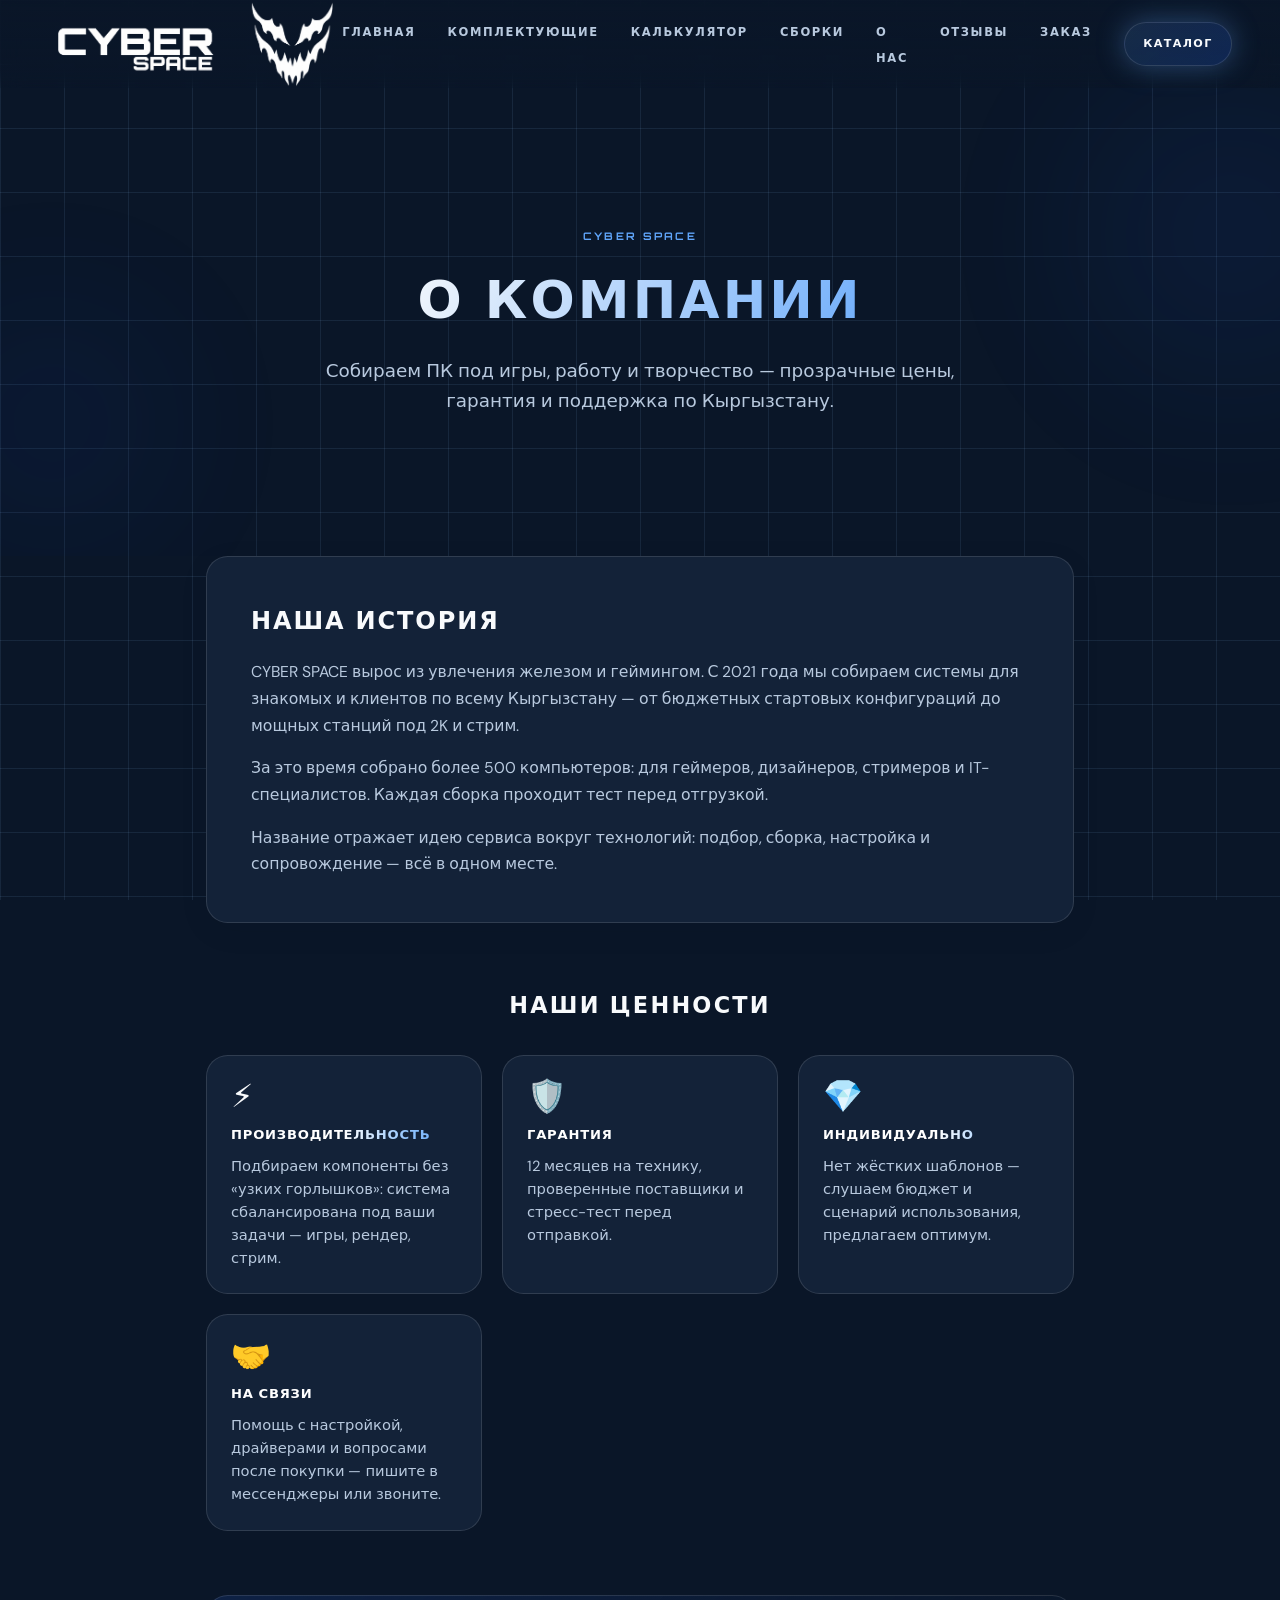
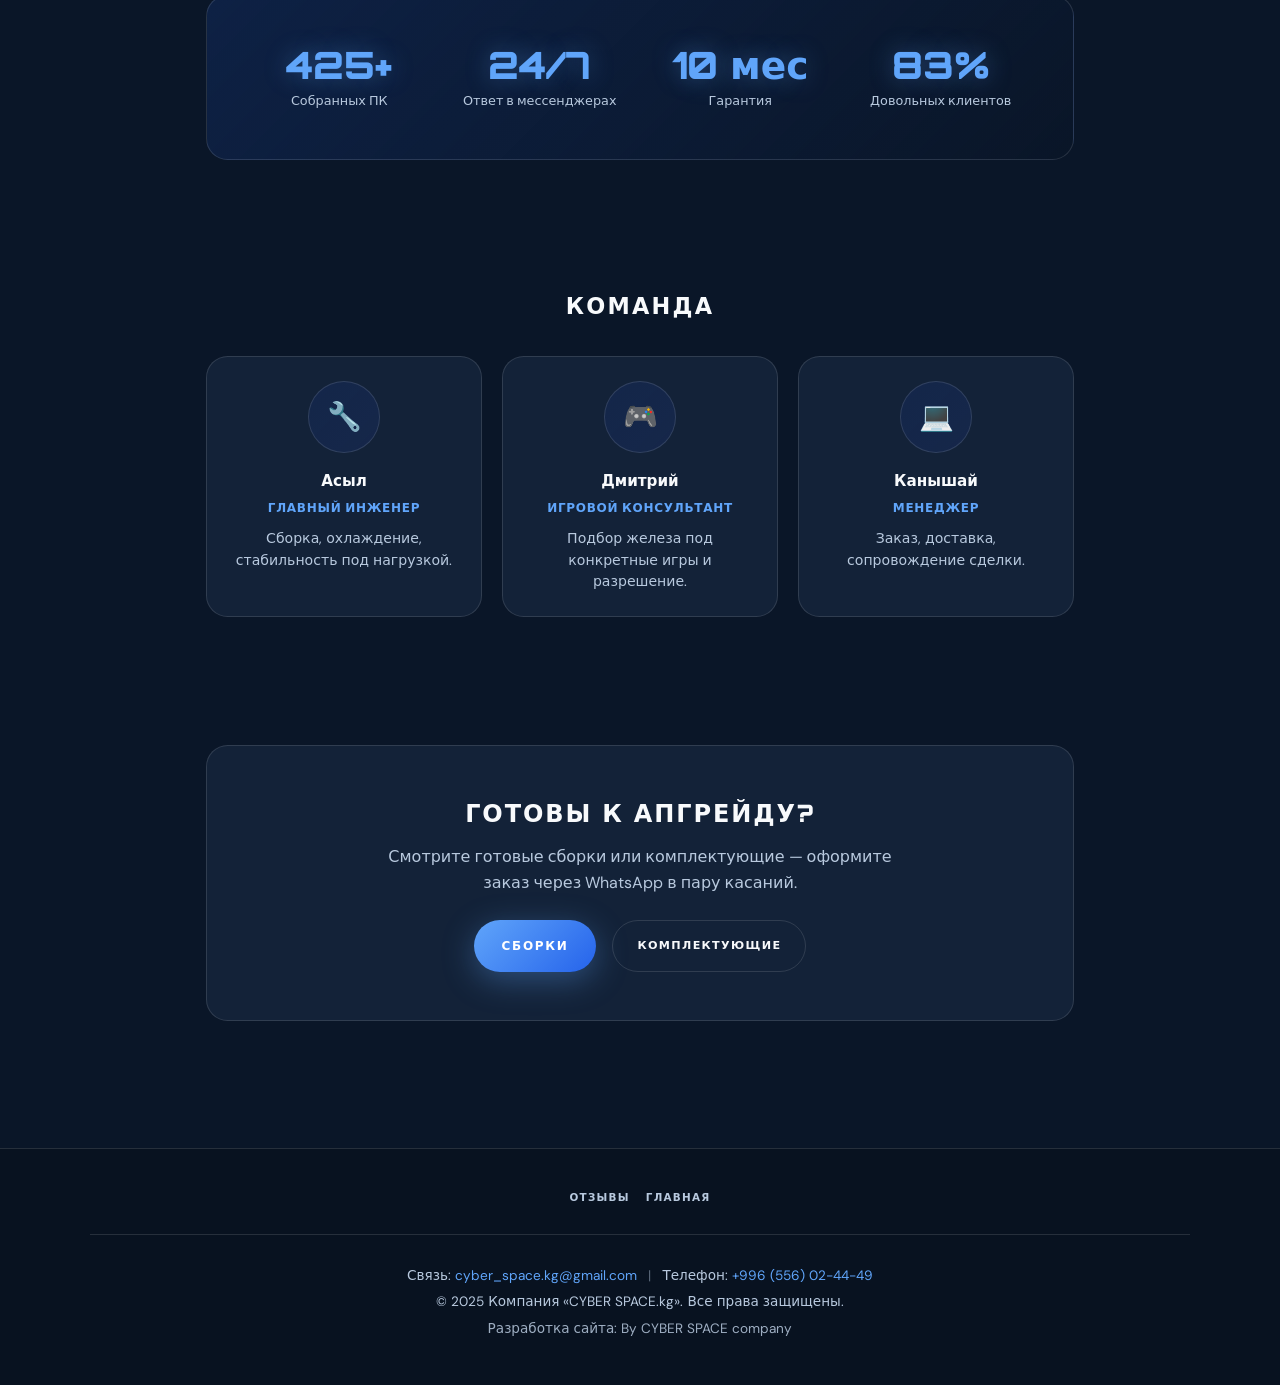
<file: about.html>
<!DOCTYPE html>
<html lang="ru">
<head>
  <meta charset="UTF-8">
  <meta name="viewport" content="width=device-width, initial-scale=1.0, viewport-fit=cover">
  <meta name="theme-color" content="#0a1628">
  <meta name="color-scheme" content="dark">
  <title>CYBER SPACE — о компании</title>
  <link rel="preconnect" href="https://fonts.googleapis.com">
  <link rel="preconnect" href="https://fonts.gstatic.com" crossorigin>
  <link href="https://fonts.googleapis.com/css2?family=DM+Sans:ital,opsz,wght@0,9..40,400;0,9..40,500;0,9..40,600&family=Orbitron:wght@400;600;700;800;900&display=swap" rel="stylesheet">
  <link rel="stylesheet" href="css/pulsar.css">
  <link rel="stylesheet" href="css/about.css">
  <link rel="stylesheet" href="css/page-transitions.css">
  <link rel="stylesheet" href="css/mobile.css">
  <!-- Meta Pixel Code -->
  <script>
    !function(f,b,e,v,n,t,s)
    {if(f.fbq)return;n=f.fbq=function(){n.callMethod?
    n.callMethod.apply(n,arguments):n.queue.push(arguments)};
    if(!f._fbq)f._fbq=n;n.push=n;n.loaded=!0;n.version='2.0';
    n.queue=[];t=b.createElement(e);t.async=!0;
    t.src=v;s=b.getElementsByTagName(e)[0];
    s.parentNode.insertBefore(t,s)}(window, document,'script',
    'https://connect.facebook.net/en_US/fbevents.js');
    fbq('init', '924798157004137');
    fbq('track', 'PageView');
  </script>
  <!-- End Meta Pixel Code -->
</head>
<body class="about-page">
  <noscript><img height="1" width="1" style="display:none"
  src="https://www.facebook.com/tr?id=924798157004137&ev=PageView&noscript=1"
  /></noscript>

  <nav class="site-nav" id="siteNav" aria-label="Основная навигация">
    <a class="nav-brand" href="index.html"><img src="imgs/1logo.png" alt="CYBER SPACE" class="nav-brand-logo" width="160" height="42"></a>
    <button type="button" class="nav-toggle" id="navToggle" aria-label="Открыть меню" aria-expanded="false" aria-controls="navCore">
      <span></span><span></span><span></span>
    </button>
    <div class="nav-core" id="navCore">
      <ul class="nav-links">
        <li><a href="index.html">Главная</a></li>
        <li><a href="components.html">Комплектующие</a></li>
        <li><a href="calculator.html">Калькулятор</a></li>
        <li><a href="index.html#builds">Сборки</a></li>
        <li><a href="about.html">О нас</a></li>
        <li><a href="otz.html">Отзывы</a></li>
        <li><a href="index.html#order">Заказ</a></li>
      </ul>
      <a class="nav-cta" href="index.html#builds">Каталог</a>
    </div>
  </nav>
  <div class="nav-backdrop" id="navBackdrop" aria-hidden="true"></div>

  <header class="about-hero" id="aboutHero">
    <div class="about-hero-bg" aria-hidden="true">
      <div class="about-orb about-orb--a"></div>
      <div class="about-orb about-orb--b"></div>
    </div>
    <div class="about-hero-inner reveal">
      <p class="section-kicker">CYBER SPACE</p>
      <h1>О компании</h1>
      <p class="about-lead">Собираем ПК под игры, работу и творчество — прозрачные цены, гарантия и поддержка по Кыргызстану.</p>
    </div>
  </header>

  <main>
    <section class="about-section-block">
      <div class="about-card reveal">
        <h2>Наша история</h2>
        <p>CYBER SPACE вырос из увлечения железом и геймингом. С 2021 года мы собираем системы для знакомых и клиентов по всему Кыргызстану — от бюджетных стартовых конфигураций до мощных станций под 2K и стрим.</p>
        <p>За это время собрано более 500 компьютеров: для геймеров, дизайнеров, стримеров и IT-специалистов. Каждая сборка проходит тест перед отгрузкой.</p>
        <p>Название отражает идею сервиса вокруг технологий: подбор, сборка, настройка и сопровождение — всё в одном месте.</p>
      </div>
    </section>

    <section class="about-section-block">
      <h2 class="about-values-title reveal">Наши ценности</h2>
      <div class="values-grid-about">
        <article class="value-tile reveal">
          <div class="value-tile-icon" aria-hidden="true">⚡</div>
          <h3>Производительность</h3>
          <p>Подбираем компоненты без «узких горлышков»: система сбалансирована под ваши задачи — игры, рендер, стрим.</p>
        </article>
        <article class="value-tile reveal">
          <div class="value-tile-icon" aria-hidden="true">🛡️</div>
          <h3>Гарантия</h3>
          <p>12 месяцев на технику, проверенные поставщики и стресс-тест перед отправкой.</p>
        </article>
        <article class="value-tile reveal">
          <div class="value-tile-icon" aria-hidden="true">💎</div>
          <h3>Индивидуально</h3>
          <p>Нет жёстких шаблонов — слушаем бюджет и сценарий использования, предлагаем оптимум.</p>
        </article>
        <article class="value-tile reveal">
          <div class="value-tile-icon" aria-hidden="true">🤝</div>
          <h3>На связи</h3>
          <p>Помощь с настройкой, драйверами и вопросами после покупки — пишите в мессенджеры или звоните.</p>
        </article>
      </div>

      <div class="stat-strip reveal" id="statStrip">
        <div class="stat-item">
          <div class="stat-num" data-target="500" data-suffix="+">0+</div>
          <div class="stat-label">Собранных ПК</div>
        </div>
        <div class="stat-item">
          <div class="stat-num stat-num--static">24/7</div>
          <div class="stat-label">Ответ в мессенджерах</div>
        </div>
        <div class="stat-item">
          <div class="stat-num" data-target="12" data-suffix=" мес">0 мес</div>
          <div class="stat-label">Гарантия</div>
        </div>
        <div class="stat-item">
          <div class="stat-num" data-target="98" data-suffix="%">0%</div>
          <div class="stat-label">Довольных клиентов</div>
        </div>
      </div>
    </section>

    <section class="about-section-block team-section-about">
      <h2 class="reveal">Команда</h2>
      <div class="team-grid-about">
        <article class="team-tile reveal">
          <div class="team-avatar" aria-hidden="true">🔧</div>
          <h4>Асыл</h4>
          <p class="team-role">Главный инженер</p>
          <p class="team-bio">Сборка, охлаждение, стабильность под нагрузкой.</p>
        </article>
        <article class="team-tile reveal">
          <div class="team-avatar" aria-hidden="true">🎮</div>
          <h4>Дмитрий</h4>
          <p class="team-role">Игровой консультант</p>
          <p class="team-bio">Подбор железа под конкретные игры и разрешение.</p>
        </article>
        <article class="team-tile reveal">
          <div class="team-avatar" aria-hidden="true">💻</div>
          <h4>Канышай</h4>
          <p class="team-role">Менеджер</p>
          <p class="team-bio">Заказ, доставка, сопровождение сделки.</p>
        </article>
      </div>
    </section>

    <section class="about-section-block">
      <div class="about-cta reveal">
        <h2>Готовы к апгрейду?</h2>
        <p>Смотрите готовые сборки или комплектующие — оформите заказ через WhatsApp в пару касаний.</p>
        <div class="about-cta-actions">
          <a href="index.html#builds" class="btn-primary">Сборки</a>
          <a href="components.html" class="btn-ghost">Комплектующие</a>
        </div>
      </div>
    </section>
  </main>

  <footer class="site-footer">
    <div class="footer-inner">
      <div class="footer-links">
        <a href="otz.html">Отзывы</a>
        <a href="index.html">Главная</a>
      </div>
    </div>
    <div class="footer-legal">
      <p class="footer-contact">Связь: <a href="mailto:cyber_space.kg@gmail.com">cyber_space.kg@gmail.com</a> <span class="footer-sep">|</span> Телефон: <a href="tel:+996556024449">+996 (556) 02-44-49</a></p>
      <p class="footer-copy">© 2025 Компания «CYBER SPACE.kg». Все права защищены.</p>
      <p class="footer-credit">Разработка сайта: By CYBER SPACE company</p>
    </div>
  </footer>

  <script>
  (function () {
    var nav = document.getElementById('siteNav');
    var toggle = document.getElementById('navToggle');
    var backdrop = document.getElementById('navBackdrop');
    var navCore = document.getElementById('navCore');

    function setNavOpen(open) {
      if (!nav || !toggle) return;
      nav.classList.toggle('is-open', open);
      toggle.setAttribute('aria-expanded', open ? 'true' : 'false');
      if (window.innerWidth <= 900) document.body.style.overflow = open ? 'hidden' : '';
    }

    if (toggle) toggle.addEventListener('click', function () {
      setNavOpen(!nav.classList.contains('is-open'));
    });
    if (backdrop) backdrop.addEventListener('click', function () { setNavOpen(false); });
    if (navCore) {
      navCore.querySelectorAll('a').forEach(function (a) {
        a.addEventListener('click', function () { setNavOpen(false); });
      });
    }
    window.addEventListener('resize', function () {
      if (window.innerWidth > 900) setNavOpen(false);
    });
    document.addEventListener('keydown', function (e) {
      if (e.key === 'Escape') setNavOpen(false);
    });
    window.addEventListener('scroll', function () {
      if (!nav) return;
      if (window.scrollY > 24) nav.classList.add('is-scrolled');
      else nav.classList.remove('is-scrolled');
    });

    var reduceMotion = window.matchMedia('(prefers-reduced-motion: reduce)').matches;

    function runCounters() {
      var strip = document.getElementById('statStrip');
      if (!strip || reduceMotion) {
        document.querySelectorAll('.stat-num:not(.stat-num--static)').forEach(function (el) {
          var t = parseInt(el.getAttribute('data-target'), 10);
          var suf = el.getAttribute('data-suffix') || '';
          if (!isNaN(t)) el.textContent = t + suf;
        });
        return;
      }
      var started = false;
      var obs = new IntersectionObserver(function (entries) {
        entries.forEach(function (en) {
          if (!en.isIntersecting || started) return;
          started = true;
          strip.querySelectorAll('.stat-num:not(.stat-num--static)').forEach(function (el) {
            var target = parseInt(el.getAttribute('data-target'), 10);
            var suffix = el.getAttribute('data-suffix') || '';
            if (isNaN(target)) return;
            var dur = 1400;
            var start = performance.now();
            function tick(now) {
              var p = Math.min(1, (now - start) / dur);
              var eased = 1 - Math.pow(1 - p, 3);
              var val = Math.round(target * eased);
              el.textContent = val + suffix;
              if (p < 1) requestAnimationFrame(tick);
            }
            requestAnimationFrame(tick);
          });
          obs.disconnect();
        });
      }, { threshold: 0.35 });
      obs.observe(strip);
    }
    runCounters();

    var hero = document.getElementById('aboutHero');
    if (hero && !reduceMotion && window.matchMedia('(pointer: fine)').matches) {
      hero.addEventListener('mousemove', function (e) {
        var r = hero.getBoundingClientRect();
        var x = (e.clientX - r.left) / r.width - 0.5;
        var y = (e.clientY - r.top) / r.height - 0.5;
        hero.style.setProperty('--mx', (x * 12).toFixed(2) + 'px');
        hero.style.setProperty('--my', (y * 10).toFixed(2) + 'px');
      });
      hero.addEventListener('mouseleave', function () {
        hero.style.setProperty('--mx', '0px');
        hero.style.setProperty('--my', '0px');
      });
    }
  })();
  </script>
  <script src="js/page-transitions.js"></script>
</body>
</html>
</file>
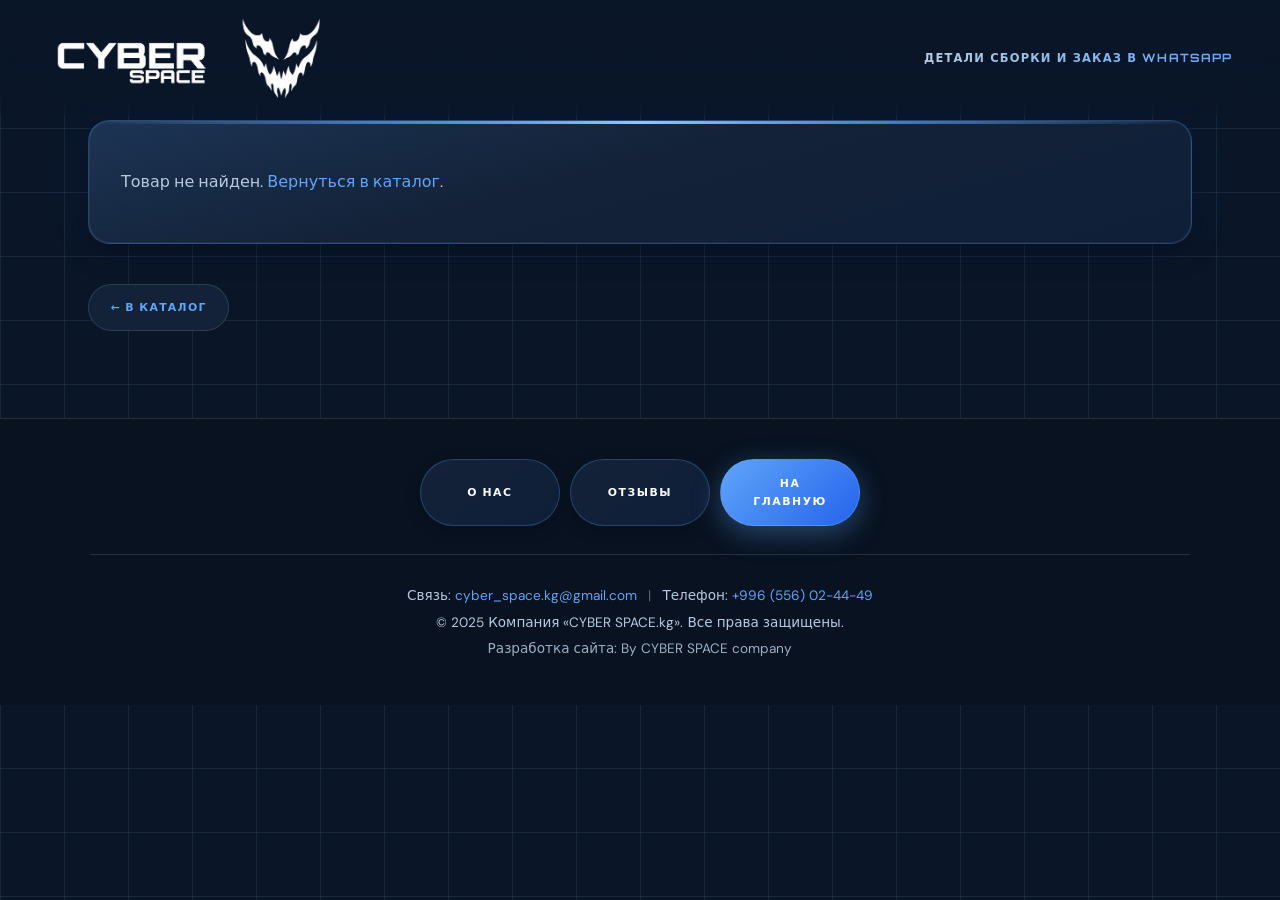
<file: buy.html>
<!DOCTYPE html>
<html lang="ru">
<head>
    <meta charset="UTF-8">
    <meta name="viewport" content="width=device-width, initial-scale=1.0, viewport-fit=cover">
    <meta name="theme-color" content="#0a1628">
    <meta name="color-scheme" content="dark">
    <title>CYBER SPACE — товар</title>
    <link rel="preconnect" href="https://fonts.googleapis.com">
    <link rel="preconnect" href="https://fonts.gstatic.com" crossorigin>
    <link href="https://fonts.googleapis.com/css2?family=DM+Sans:ital,opsz,wght@0,9..40,400;0,9..40,500;0,9..40,600;1,9..40,400&family=Orbitron:wght@400;600;700;800;900&display=swap" rel="stylesheet">
    <link rel="stylesheet" href="css/pulsar.css">
    <link rel="stylesheet" href="css/buy.css">
    <link rel="stylesheet" href="css/page-transitions.css">
    <link rel="stylesheet" href="css/mobile.css">
    <!-- Meta Pixel Code -->
    <script>
      !function(f,b,e,v,n,t,s)
      {if(f.fbq)return;n=f.fbq=function(){n.callMethod?
      n.callMethod.apply(n,arguments):n.queue.push(arguments)};
      if(!f._fbq)f._fbq=n;n.push=n;n.loaded=!0;n.version='2.0';
      n.queue=[];t=b.createElement(e);t.async=!0;
      t.src=v;s=b.getElementsByTagName(e)[0];
      s.parentNode.insertBefore(t,s)}(window, document,'script',
      'https://connect.facebook.net/en_US/fbevents.js');
      fbq('init', '924798157004137');
      fbq('track', 'PageView');
    </script>
    <!-- End Meta Pixel Code -->
</head>
<body>
<noscript><img height="1" width="1" style="display:none"
src="https://www.facebook.com/tr?id=924798157004137&ev=PageView&noscript=1"
/></noscript>

<header class="buy-header" id="buyHeader">
    <div class="buy-header-inner">
        <a class="buy-brand" href="index.html"><img src="imgs/1logo.png" alt="CYBER SPACE" class="nav-brand-logo" width="160" height="42"></a>
        <p class="buy-tagline">Детали сборки и заказ в WhatsApp</p>
    </div>
</header>

<div class="buy-wrap">
    <div class="product-detail" id="productDetail"></div>
    <a href="index.html" class="back-btn">← В каталог</a>
</div>

<footer class="buy-footer">
    <div class="buy-footer-inner">
        <div class="footer-actions">
            <a href="about.html" class="footer-nav-btn">О нас</a>
            <a href="otz.html" class="footer-nav-btn">Отзывы</a>
            <a href="index.html" class="footer-nav-btn footer-nav-btn--primary">На главную</a>
        </div>
    </div>
    <div class="footer-legal">
        <p class="footer-contact">Связь: <a href="mailto:cyber_space.kg@gmail.com">cyber_space.kg@gmail.com</a> <span class="footer-sep">|</span> Телефон: <a href="tel:+996556024449">+996 (556) 02-44-49</a></p>
        <p class="footer-copy">© 2025 Компания «CYBER SPACE.kg». Все права защищены.</p>
        <p class="footer-credit">Разработка сайта: By CYBER SPACE company</p>
    </div>
</footer>

<script>
    // Карточки 
    const products = {
        1: {
            id: 1,
            name: "STORM",
            image: "imgs/pc1-20k.jpg",
            price: 20000,
            oldPrice: 24000,
            specs: {
                "Процессор": "Intel Core i3-9100F",
                "Видеокарта": "GTX 1050ti 4GB",
                "Оперативная память": "16GB DDR4",
                "Накопитель": "SSD 480GB + HDD 1TB",
                "Материнская плата": "Gigabyte H310M",
                "Блок питания": "500W 80+ Bronze",
                "Корпус": "Storm Silence с RGB подсветкой",
                "Охлаждение": "2 вентилятора 120mm"
            },
            description: "Идеальный компьютер для начинающих геймеров и работы с офисными приложениями. Отличное соотношение цены и производительности."
        },
        2: {
            id: 2,
            name: "GOLD RUSH",
            image: "imgs/18k.jpg",
            price: 16500,
            oldPrice: 22000,
            specs: {
                "Процессор": "Intel Core i3-8100F",
                "Видеокарта": "GTX 1060 6GB",
                "Оперативная память": "16GB DDR4",
                "Накопитель": "SSD 240GB + HDD 500GB",
                "Материнская плата": "Gigabyte H310M",
                "Блок питания": "450W 80+",
                "Корпус": "Gold Strange (чёрный)",
                "Охлаждение": "Стандартный кулер процессора"
            },
            description: "Мощный компьютер для игр в Full HD разрешении. Отличная производительность в популярных играх."
        },
        3: {
            id: 3,
            name: "NEXUS",
            image: "imgs/pc3-24k.jpg",
            price: 21500,
            oldPrice: 26000,
            specs: {
                "Процессор": "Intel Core i5-12100F",
                "Видеокарта": "GTX 1660 ti",
                "Оперативная память": "16GB DDR4",
                "Накопитель": "SSD 512GB",
                "Материнская плата": "MSI B660M",
                "Блок питания": "DeepCool 600W 80+ Bronze",
                "Корпус": "PC GEN-Z с прозрачной боковой панелью",
                "Охлаждение": "Кулер с RGB подсветкой"
            },
            description: "Современный компьютер на базе процессора 12-го поколения. Отличный выбор для игр и многозадачной работы."
        },
        4: {
            id: 4,
            name: "WRAITH",
            image: "imgs/pc2-19k.jpg",
            price: 16000, 
            oldPrice: null,
            specs: {
                "Процессор": "Intel Core i3 9100F",
                "Видеокарта": "GTX 1050 ti",
                "Оперативная память": "8GB DDR4",
                "Накопитель": "SSD 240GB",
                "Материнская плата": "Gigabyte H310M",
                "Блок питания": "Aerocool 400W",
                "Корпус": "Ghost Warrior (белый)",
                "Охлаждение": "Стандартный кулер"
            },
            description: "Бюджетный игровой компьютер для нетребовательных игр и повседневных задач, Цена Указана за Системник"
        },
		14: {
            id: 14,
            name: "FORGE",
            image: "imgs/pc14.jpg",
            price: 28750,
            oldPrice: 38000,
            specs: {
                "Процессор": "Intel Core I5-10400f",
                "Видеокарта": "Gigabyte Gtx 1660 Ti",
                "Оперативная память": "16Gb DDR4 3200MHz XPG G GAME",
                "Накопитель": "SSD SATA Kingston 500GB + 1TB HDD",
                "Материнская плата": "ASRock B450 Steel Legend",
                "Блок питания": "DeepCool PF650",
                "Корпус": "DEEP COOL DA6000",
                "Охлаждение": "Deep Cool MARC300 RGB+3 RGB Cooler"
            },
            description: "Мощный Пк основанная и отпимизированная именно для тяжелых игр на Ультра настройках, готов выигрывать в любых матчах!."
        },
        5: {
            id: 5,
            name: "FURY",
            image: "imgs/pc4-34k.jpg",
            price: 36800,
            oldPrice: 42000,
            specs: {
                "Процессор": "AMD Ryzen5 5600",
                "Видеокарта": "Radeon RX 6600 xt",
                "Оперативная память": "16GB DDR5 RGB",
                "Накопитель": "SSD 1TB",
                "Материнская плата": "ASUS TUF B550",
                "Блок питания": "Corsair 650W 80+ Gold",
                "Корпус": "Pro Gaming с RGB подсветкой",
                "Охлаждение": "Система жидкостного охлаждения"
            },
            description: "Мощный игровой компьютер для комфортной игры в 2K разрешении. Подходит для стриминга и профессиональной работы с графикой."
        },
        6: {
            id: 6,
            name: "TITAN",
            image: "imgs/pc6.jpg",
            price: 28999,
            oldPrice: 34800,
            specs: {
                "Процессор": "Intel Core i3-10100F",
                "Видеокарта": "GTX 1660ti 6GB",
                "Оперативная память": "16GB DDR4",
                "Накопитель": "SSD 512GB + HDD 1TB",
                "Материнская плата": "ASUS Prime H510M",
                "Блок питания": "DeepCool 550W 80+ Bronze",
                "Корпус": "Titan Fusion с RGB",
                "Охлаждение": "3 вентилятора 120mm"
            },
            description: "Мощный компьютер для игр и работы. Отличное соотношение цены и производительности."
        },
        7: {
            id: 7,
            name: "PHOENIX",
            image: "imgs/pc7.jpg",
            price: 48000,
            oldPrice: 54000,
            specs: {
                "Процессор": "Intel Core i5-14400KFX",
                "Видеокарта": "RTX 4060ti 8GB",
                "Оперативная память": "32GB DDR4 RGB",
                "Накопитель": "SSD 1TB NVMe M.2",
                "Материнская плата": "MSI B760M",
                "Блок питания": "750W 80+ Gold",
                "Корпус": "Phoenix с прозрачной панелью",
                "Охлаждение": "Система жидкостного охлаждения"
            },
            description: "Мощный игровой компьютер для стриминга и профессиональной работы с графикой."
        },
        8: {
            id: 8,
            name: "APEX",
            image: "imgs/pc8.jpg",
            price: 64500,
            oldPrice: 75000,
            specs: {
                "Процессор": "Intel Core i7-12700kf",
                "Видеокарта": "RTX 4070ti Super 12GB",
                "Оперативная память": "32GB DDR4 RGB",
                "Накопитель": "SSD 512GB NVMe",
                "Материнская плата": "Gigabyte B660M",
                "Блок питания": "600W 80+ Bronze",
                "Корпус": "Neon Storm с RGB подсветкой",
                "Охлаждение": "Кулер с подсветкой"
            },
            description: "Стильный компьютер с RGB подсветкой для геймеров и креативных профессионалов."
        },
        9: {
            id: 9,
            name: "SHADOW",
            image: "imgs/pc9.jpg",
            price: 28000,
            oldPrice: 32400,
            specs: {
                "Процессор": "Intel Core i3 12100F",
                "Видеокарта": "GTX 1660 ti 6gb",
                "Оперативная память": "16GB DDR4",
                "Накопитель": "SSD 1TB NVMe M.2",
                "Материнская плата": "ASRock B550M",
                "Блок питания": "650W 80+ Gold",
                "Корпус": "Cyber Phantom с RGB",
                "Охлаждение": "Система воздушного охлаждения"
            },
            description: "Производительный компьютер на базе AMD для игр и профессиональных задач."
        },
        10: {
            id: 10,
            name: "PULSE",
            image: "imgs/pc10.jpg",
            price: 17400,
            oldPrice: 20800,
            specs: {
                "Процессор": "Intel Core i3-10100F",
                "Видеокарта": "RX 570 4GB",
                "Оперативная память": "8GB DDR4",
                "Накопитель": "SSD 480GB",
                "Материнская плата": "ASUS H410M",
                "Блок питания": "450W",
                "Корпус": "Currown Gamer",
                "Охлаждение": "Стандартный кулер"
            },
            description: "Бюджетный вариант для начинающих геймеров и офисной работы."
        },
		11: {
            id: 11,
            name: "VOLT",
            image: "imgs/pc11.jpg",
            price: 38400,
            oldPrice: 43500,
            specs: {
                "Процессор": "Intel Core i5 12400F",
                "Видеокарта": " RTX 3060 12Gb GDDR6 128Bit Inno3D",
                "Оперативная память": "32Gb DDR4 3200MHz Kingston Fury",
                "Накопитель": "SSD 1Tb NVMe Kingston NV3",
                "Материнская плата": "Gigabyte B760M D3HP DDR4",
                "Блок питания": "Formula AP 750MM",
                "Корпус": "Currown Gamer",
                "Охлаждение": "Formula Ice Burg Plus 4P +4 RGB Cooler"
            },
            description: "Готовый зверь для любых задач!."
        },
		12: {
            id: 12,
            name: "GLACIER",
            image: "imgs/pc12.jpg",
            price: 36300,
            oldPrice: 44000,
            specs: {
                "Процессор": "Intel Core i5 12400F",
                "Видеокарта": " RTX 3060 12Gb GDDR6 128Bit Inno3D",
                "Оперативная память": "32Gb DDR4 3200MHz XPG G GAME",
                "Накопитель": "SSD 1Tb NVMe Kingston NV3",
                "Материнская плата": "Gigabyte B760M D3HP DDR4",
                "Блок питания": "Formula AP 750MM",
                "Корпус": "Corsair CTP 20Pl",
                "Охлаждение": "Formula Ice Burg Plus 4P +4 RGB Cooler"
            },
            description: "Мощный ПК на Основе RTX 3060 и I5 12 поколения, готов для многих тяжелых задач!!."
        },
		13: {
            id: 13,
            name: "VORTEX",
            image: "imgs/pc13.jpg",
            price: 38400,
            oldPrice: 46800,
            specs: {
                "Процессор": "Ryzen 5 5600X",
                "Видеокарта": "Gigabyte RTX 3060 TI",
                "Оперативная память": "32Gb DDR4 3200MHz XPG G GAME",
                "Накопитель": "SSD m2 Kingston 480GB",
                "Материнская плата": "ASRock B450 Steel Legend",
                "Блок питания": "DeepCool Dn650",
                "Корпус": "DEEP COOL Gamer",
                "Охлаждение": "Deep Cool Arc300 RGB+3 RGB Cooler"
            },
            description: "Мощный Пк основанная и отпимизированная именно для тяжелых игр на Ультра настройках, готов выигрывать в любых матчах!."
        }
		
    };

    // Получение ID товара из URL
    function getProductIdFromURL() {
        const urlParams = new URLSearchParams(window.location.search);
        return urlParams.get('id');
    }

function orderViaWhatsApp(productId) {
    const product = products[productId];
    if (!product) {
        alert('Товар не найден');
        return;
    }
    
    const phoneNumber = "996556024449";
    
    let message = `Заказ: ${product.name}\n`;
    message += `Цена: ${product.price.toLocaleString()} Сом\n`;
    
    // характеристики
    if (product.specs["Процессор"]) message += `Процессор: ${product.specs["Процессор"]}\n`;
    if (product.specs["Видеокарта"]) message += `Видеокарта: ${product.specs["Видеокарта"]}\n`;
    if (product.specs["Оперативная память"]) message += `Память: ${product.specs["Оперативная память"]}\n`;
    
    message += `\nСвяжитесь для заказа`;
    
    const encodedMessage = encodeURIComponent(message);
    const whatsappUrl = `https://wa.me/${phoneNumber}?text=${encodedMessage}`;
    
    window.open(whatsappUrl, '_blank');
}

    function loadProductDetails() {
        const productId = getProductIdFromURL();
        const product = products[productId];
        const productDetail = document.getElementById('productDetail');
        
        if (!product) {
            productDetail.innerHTML = '<p style="padding:2rem;text-align:center;color:var(--muted-light);">Товар не найден. <a href="index.html" style="color:var(--purple-bright);">Вернуться в каталог</a>.</p>';
            if (window.CyberSpaceReveal) window.CyberSpaceReveal.refresh();
            return;
        }
        
        let priceHTML = `<div class="product-price">${product.price.toLocaleString()} Сом</div>`;
        if (product.oldPrice) {
            priceHTML = `
                <div class="product-price">
                    <span class="old-price">${product.oldPrice.toLocaleString()} Сом</span>
                    ${product.price.toLocaleString()} Сом
                </div>
            `;
        }
        
        let specsHTML = '';
        for (const [key, value] of Object.entries(product.specs)) {
            specsHTML += `
                <li>
                    <span class="spec-label">${key}:</span>
                    <span class="spec-value">${value}</span>
                </li>
            `;
        }
        
        productDetail.innerHTML = `
            <div class="product-image">
                <img src="${product.image}" alt="${product.name}" onerror="this.src='https://via.placeholder.com/500x400/2a2a2a/1d4ed8?text=CYBER+SPACE'">
            </div>
            <div class="product-info">
                <h1 class="product-title">${product.name}</h1>
                ${priceHTML}
                
                <div class="product-specs">
                    <h3>Характеристики:</h3>
                    <ul class="specs-list">
                        ${specsHTML}
                    </ul>
                </div>
                
                <div class="product-description">${product.description}</div>
                
                <div class="order-section">
			<button type="button" class="order-btn" onclick="orderViaWhatsApp(${product.id})">
				<span class="btn-icon" aria-hidden="true">
					<img src="imgs/btnlogo.png" alt="" width="22" height="22">
				</span>
				<span class="order-btn-label">Заказать в WhatsApp</span>
			</button>

                    <p style="margin-top: 1rem; color: var(--muted); font-size: 0.88rem;">Доставка по Кыргызстану. Гарантия 12 месяцев.</p>
                </div>
            </div>
        `;
        
        document.title = `CYBER SPACE — ${product.name}`;

        var imageEl = productDetail.querySelector('.product-image');
        var infoEl = productDetail.querySelector('.product-info');
        if (imageEl) imageEl.classList.add('reveal');
        if (infoEl) infoEl.classList.add('reveal');
        if (window.CyberSpaceReveal) window.CyberSpaceReveal.refresh();
    }

    const buyHeader = document.getElementById('buyHeader');
    if (buyHeader) {
        window.addEventListener('scroll', () => {
            if (window.scrollY > 24) buyHeader.classList.add('is-scrolled');
            else buyHeader.classList.remove('is-scrolled');
        });
    }

    document.addEventListener('DOMContentLoaded', function() {
        loadProductDetails();
    });
</script>
  <script src="js/page-transitions.js"></script>

</body>
</html>
</file>
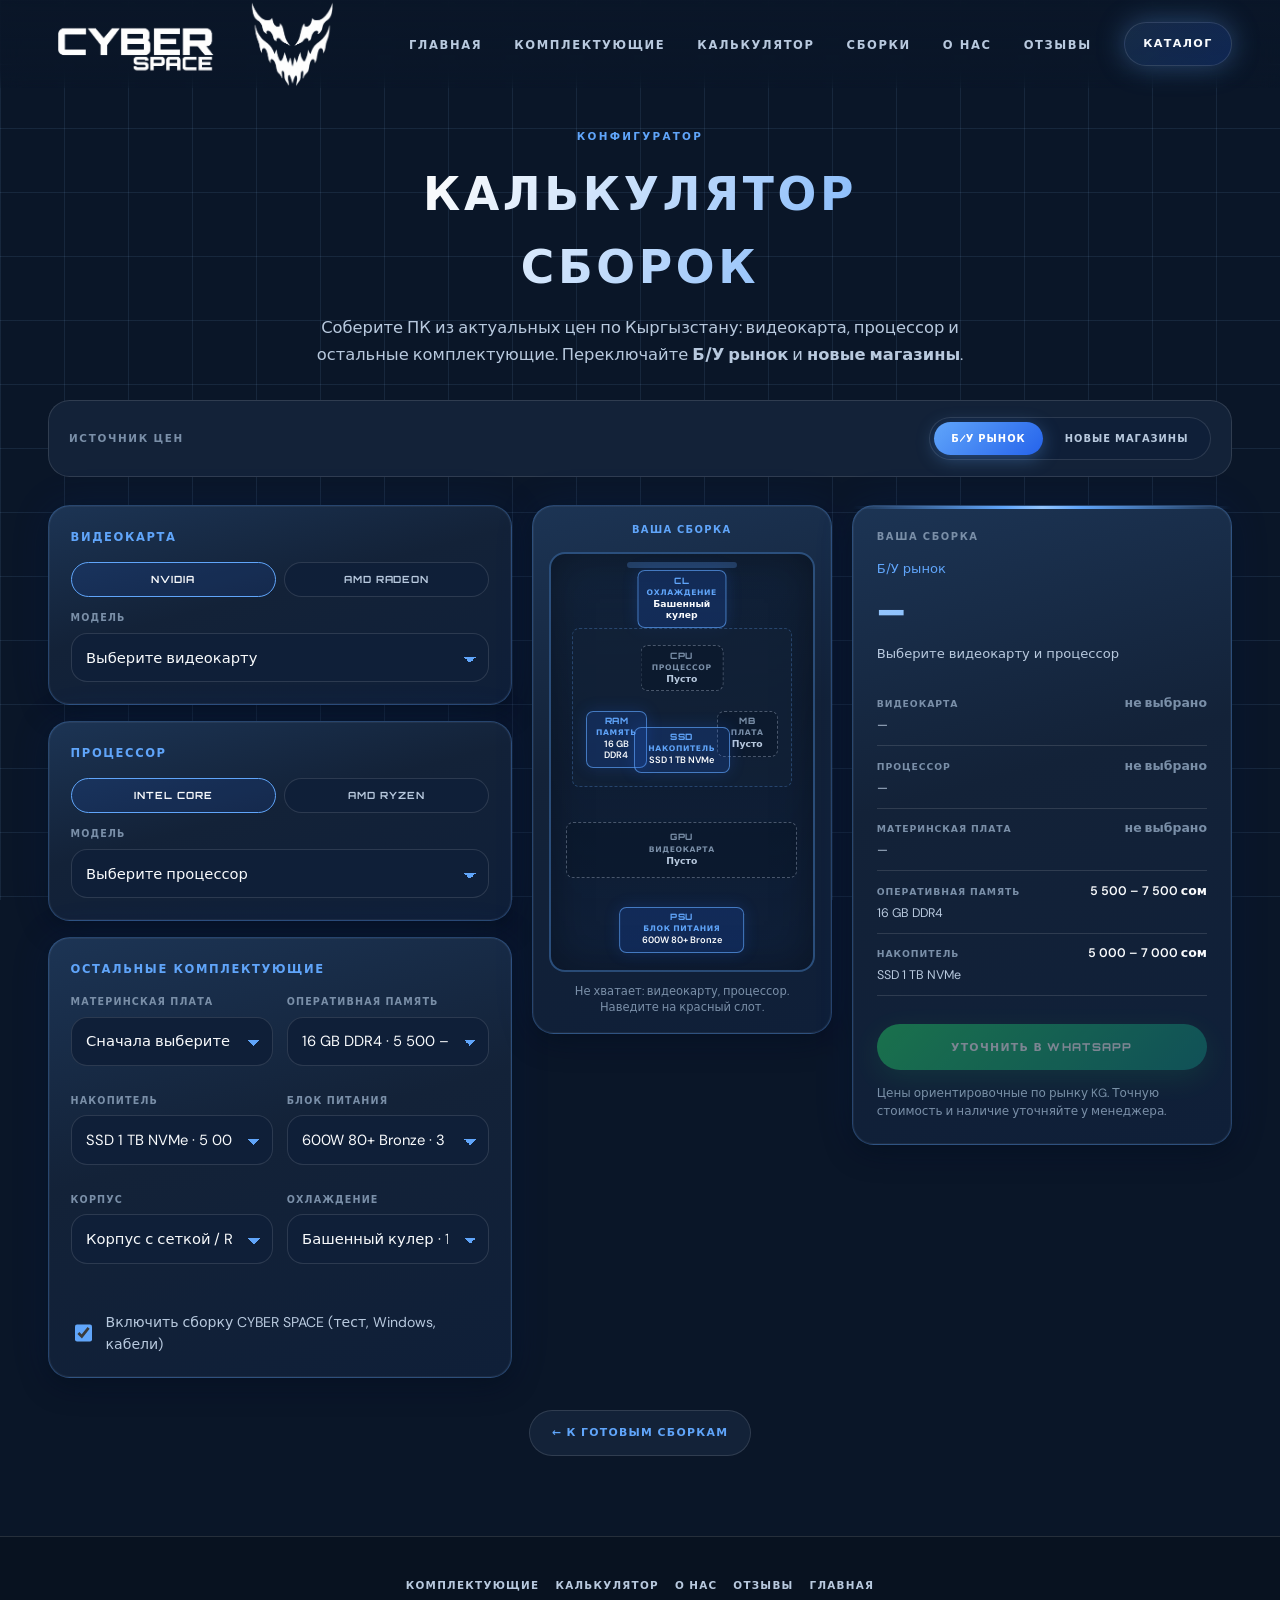
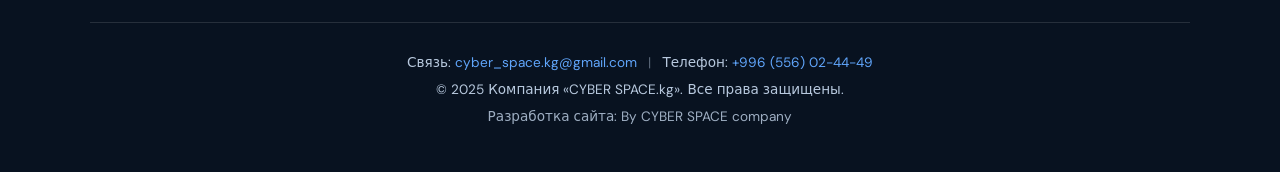
<file: calculator.html>
<!DOCTYPE html>
<html lang="ru">
<head>
  <meta charset="UTF-8">
  <meta name="viewport" content="width=device-width, initial-scale=1.0, viewport-fit=cover">
  <meta name="theme-color" content="#0a1628">
  <meta name="color-scheme" content="dark">
  <title>CYBER SPACE — калькулятор сборок</title>
  <link rel="preconnect" href="https://fonts.googleapis.com">
  <link rel="preconnect" href="https://fonts.gstatic.com" crossorigin>
  <link href="https://fonts.googleapis.com/css2?family=DM+Sans:ital,opsz,wght@0,9..40,400;0,9..40,500;0,9..40,600;1,9..40,400&family=Orbitron:wght@400;600;700;800;900&display=swap" rel="stylesheet">
  <link rel="stylesheet" href="css/pulsar.css">
  <link rel="stylesheet" href="css/calculator.css">
  <link rel="stylesheet" href="css/page-transitions.css">
  <link rel="stylesheet" href="css/mobile.css">
  <!-- Meta Pixel Code -->
  <script>
    !function(f,b,e,v,n,t,s)
    {if(f.fbq)return;n=f.fbq=function(){n.callMethod?
    n.callMethod.apply(n,arguments):n.queue.push(arguments)};
    if(!f._fbq)f._fbq=n;n.push=n;n.loaded=!0;n.version='2.0';
    n.queue=[];t=b.createElement(e);t.async=!0;
    t.src=v;s=b.getElementsByTagName(e)[0];
    s.parentNode.insertBefore(t,s)}(window, document,'script',
    'https://connect.facebook.net/en_US/fbevents.js');
    fbq('init', '924798157004137');
    fbq('track', 'PageView');
  </script>
  <!-- End Meta Pixel Code -->
</head>
<body>
  <noscript><img height="1" width="1" style="display:none"
  src="https://www.facebook.com/tr?id=924798157004137&ev=PageView&noscript=1"
  /></noscript>

  <nav class="site-nav" id="siteNav" aria-label="Основная навигация">
    <a class="nav-brand" href="index.html"><img src="imgs/1logo.png" alt="CYBER SPACE" class="nav-brand-logo" width="160" height="42"></a>
    <button type="button" class="nav-toggle" id="navToggle" aria-label="Открыть меню" aria-expanded="false" aria-controls="navCore">
      <span></span><span></span><span></span>
    </button>
    <div class="nav-core" id="navCore">
      <ul class="nav-links">
        <li><a href="index.html">Главная</a></li>
        <li><a href="components.html">Комплектующие</a></li>
        <li><a href="calculator.html">Калькулятор</a></li>
        <li><a href="index.html#builds">Сборки</a></li>
        <li><a href="about.html">О нас</a></li>
        <li><a href="otz.html">Отзывы</a></li>
      </ul>
      <a class="nav-cta" href="index.html#builds">Каталог</a>
    </div>
  </nav>
  <div class="nav-backdrop" id="navBackdrop" aria-hidden="true"></div>

  <header class="calc-hero">
    <p class="section-kicker">Конфигуратор</p>
    <h1>Калькулятор сборок</h1>
    <p class="calc-lead">Соберите ПК из актуальных цен по Кыргызстану: видеокарта, процессор и остальные комплектующие. Переключайте <strong>Б/У рынок</strong> и <strong>новые магазины</strong>.</p>
  </header>

  <main class="calc-main">
    <div class="calc-toolbar">
      <span class="calc-toolbar-label">Источник цен</span>
      <div class="calc-market-toggle" role="group" aria-label="Тип рынка">
        <button type="button" class="calc-market-btn is-active" data-market="used" aria-pressed="true">Б/У рынок</button>
        <button type="button" class="calc-market-btn" data-market="new" aria-pressed="false">Новые магазины</button>
      </div>
    </div>

    <div class="calc-layout">
      <div class="calc-config">
        <section class="calc-panel" aria-labelledby="gpu-title">
          <h2 class="calc-panel-title" id="gpu-title">Видеокарта</h2>
          <div class="calc-brand-tabs" role="tablist" aria-label="Бренд GPU">
            <button type="button" class="calc-brand-tab is-active" data-brand="nvidia" role="tab" aria-selected="true">NVIDIA</button>
            <button type="button" class="calc-brand-tab" data-brand="amd" role="tab" aria-selected="false">AMD Radeon</button>
          </div>
          <div class="calc-field" data-focus-slot="gpu">
            <label for="gpuSelect">Модель</label>
            <select id="gpuSelect"></select>
          </div>
        </section>

        <section class="calc-panel" aria-labelledby="cpu-title">
          <h2 class="calc-panel-title" id="cpu-title">Процессор</h2>
          <div class="calc-brand-tabs" role="tablist" aria-label="Бренд CPU">
            <button type="button" class="calc-brand-tab is-active" data-cpu-brand="intel" role="tab" aria-selected="true">Intel Core</button>
            <button type="button" class="calc-brand-tab" data-cpu-brand="amd" role="tab" aria-selected="false">AMD Ryzen</button>
          </div>
          <div class="calc-field" data-focus-slot="cpu">
            <label for="cpuSelect">Модель</label>
            <select id="cpuSelect"></select>
          </div>
        </section>

        <section class="calc-panel" aria-labelledby="rest-title">
          <h2 class="calc-panel-title" id="rest-title">Остальные комплектующие</h2>
          <div class="calc-grid-2">
            <div class="calc-field" data-focus-slot="mb">
              <label for="mbSelect">Материнская плата</label>
              <select id="mbSelect"></select>
            </div>
            <div class="calc-field" data-focus-slot="ram">
              <label for="ramSelect">Оперативная память</label>
              <select id="ramSelect"></select>
            </div>
            <div class="calc-field" data-focus-slot="storage">
              <label for="storageSelect">Накопитель</label>
              <select id="storageSelect"></select>
            </div>
            <div class="calc-field" data-focus-slot="psu">
              <label for="psuSelect">Блок питания</label>
              <select id="psuSelect"></select>
            </div>
            <div class="calc-field" data-focus-slot="case">
              <label for="caseSelect">Корпус</label>
              <select id="caseSelect"></select>
            </div>
            <div class="calc-field" data-focus-slot="cooler">
              <label for="coolerSelect">Охлаждение</label>
              <select id="coolerSelect"></select>
            </div>
          </div>
          <p class="calc-hint" id="psuHint"></p>
          <label class="calc-check">
            <input type="checkbox" id="assemblyCheck" checked>
            Включить сборку CYBER SPACE (тест, Windows, кабели)
          </label>
        </section>
      </div>

      <section class="calc-pc-stage" aria-label="Визуализация сборки ПК">
        <p class="calc-pc-stage-title">Ваша сборка</p>
        <div class="calc-pc-case" id="pcCaseVisual">
          <div class="pc-slot pc-slot--cooler" data-slot="cooler" tabindex="0">
            <span class="pc-slot-icon" aria-hidden="true">CL</span>
            <span class="pc-slot-label">Охлаждение</span>
            <span class="pc-slot-name">—</span>
          </div>
          <div class="pc-motherboard">
            <div class="pc-slot pc-slot--cpu" data-slot="cpu" tabindex="0">
              <span class="pc-slot-icon" aria-hidden="true">CPU</span>
              <span class="pc-slot-label">Процессор</span>
              <span class="pc-slot-name">—</span>
            </div>
            <div class="pc-slot pc-slot--ram" data-slot="ram" tabindex="0">
              <span class="pc-slot-icon" aria-hidden="true">RAM</span>
              <span class="pc-slot-label">Память</span>
              <span class="pc-slot-name">—</span>
            </div>
            <div class="pc-slot pc-slot--mb" data-slot="mb" tabindex="0">
              <span class="pc-slot-icon" aria-hidden="true">MB</span>
              <span class="pc-slot-label">Плата</span>
              <span class="pc-slot-name">—</span>
            </div>
            <div class="pc-slot pc-slot--storage" data-slot="storage" tabindex="0">
              <span class="pc-slot-icon" aria-hidden="true">SSD</span>
              <span class="pc-slot-label">Накопитель</span>
              <span class="pc-slot-name">—</span>
            </div>
          </div>
          <div class="pc-slot pc-slot--gpu" data-slot="gpu" tabindex="0">
            <span class="pc-slot-icon" aria-hidden="true">GPU</span>
            <span class="pc-slot-label">Видеокарта</span>
            <span class="pc-slot-name">—</span>
          </div>
          <div class="pc-slot pc-slot--psu" data-slot="psu" tabindex="0">
            <span class="pc-slot-icon" aria-hidden="true">PSU</span>
            <span class="pc-slot-label">Блок питания</span>
            <span class="pc-slot-name">—</span>
          </div>
        </div>
        <p class="calc-pc-hint" id="pcVisualHint">Наведите на пустой слот — подсветится красным. Выберите деталь слева.</p>
      </section>

      <aside class="calc-summary-wrap" aria-labelledby="summary-title">
        <div class="calc-summary">
          <p class="calc-summary-kicker" id="summary-title">Ваша сборка</p>
          <p class="calc-summary-market" id="summaryMarket">Б/У рынок</p>
          <div class="calc-summary-total" id="summaryTotal">—</div>
          <p class="calc-summary-range" id="summaryRange">Выберите видеокарту и процессор</p>
          <ul class="calc-summary-list" id="summaryList"></ul>
          <button type="button" class="calc-wa-btn" id="calcWhatsApp" disabled>Уточнить в WhatsApp</button>
          <p class="calc-note">Цены ориентировочные по рынку KG. Точную стоимость и наличие уточняйте у менеджера.</p>
        </div>
      </aside>
    </div>

    <div class="calc-actions-bottom">
      <a href="index.html#builds" class="calc-back">← К готовым сборкам</a>
    </div>
  </main>

  <footer class="site-footer">
    <div class="footer-inner">
      <div class="footer-links">
        <a href="components.html">Комплектующие</a>
        <a href="calculator.html">Калькулятор</a>
        <a href="about.html">О нас</a>
        <a href="otz.html">Отзывы</a>
        <a href="index.html">Главная</a>
      </div>
    </div>
    <div class="footer-legal">
      <p class="footer-contact">Связь: <a href="mailto:cyber_space.kg@gmail.com">cyber_space.kg@gmail.com</a> <span class="footer-sep">|</span> Телефон: <a href="tel:+996556024449">+996 (556) 02-44-49</a></p>
      <p class="footer-copy">© 2025 Компания «CYBER SPACE.kg». Все права защищены.</p>
      <p class="footer-credit">Разработка сайта: By CYBER SPACE company</p>
    </div>
  </footer>

  <script>
    (function () {
      var nav = document.getElementById('siteNav');
      var toggle = document.getElementById('navToggle');
      var backdrop = document.getElementById('navBackdrop');
      var navCore = document.getElementById('navCore');
      function setNavOpen(open) {
        if (!nav || !toggle) return;
        nav.classList.toggle('is-open', open);
        toggle.setAttribute('aria-expanded', open ? 'true' : 'false');
        document.body.style.overflow = open ? 'hidden' : '';
      }
      window.addEventListener('scroll', function () {
        if (!nav) return;
        if (window.scrollY > 24) nav.classList.add('is-scrolled');
        else nav.classList.remove('is-scrolled');
      });
      if (toggle) toggle.addEventListener('click', function () { setNavOpen(!nav.classList.contains('is-open')); });
      if (backdrop) backdrop.addEventListener('click', function () { setNavOpen(false); });
      if (navCore) {
        navCore.querySelectorAll('a').forEach(function (a) {
          a.addEventListener('click', function () { setNavOpen(false); });
        });
      }
      window.addEventListener('resize', function () { if (window.innerWidth > 900) setNavOpen(false); });
      document.addEventListener('keydown', function (e) { if (e.key === 'Escape') setNavOpen(false); });
    })();
  </script>
  <script src="js/calculator-data.js"></script>
  <script src="js/calculator.js"></script>
  <script src="js/page-transitions.js"></script>
</body>
</html>
</file>
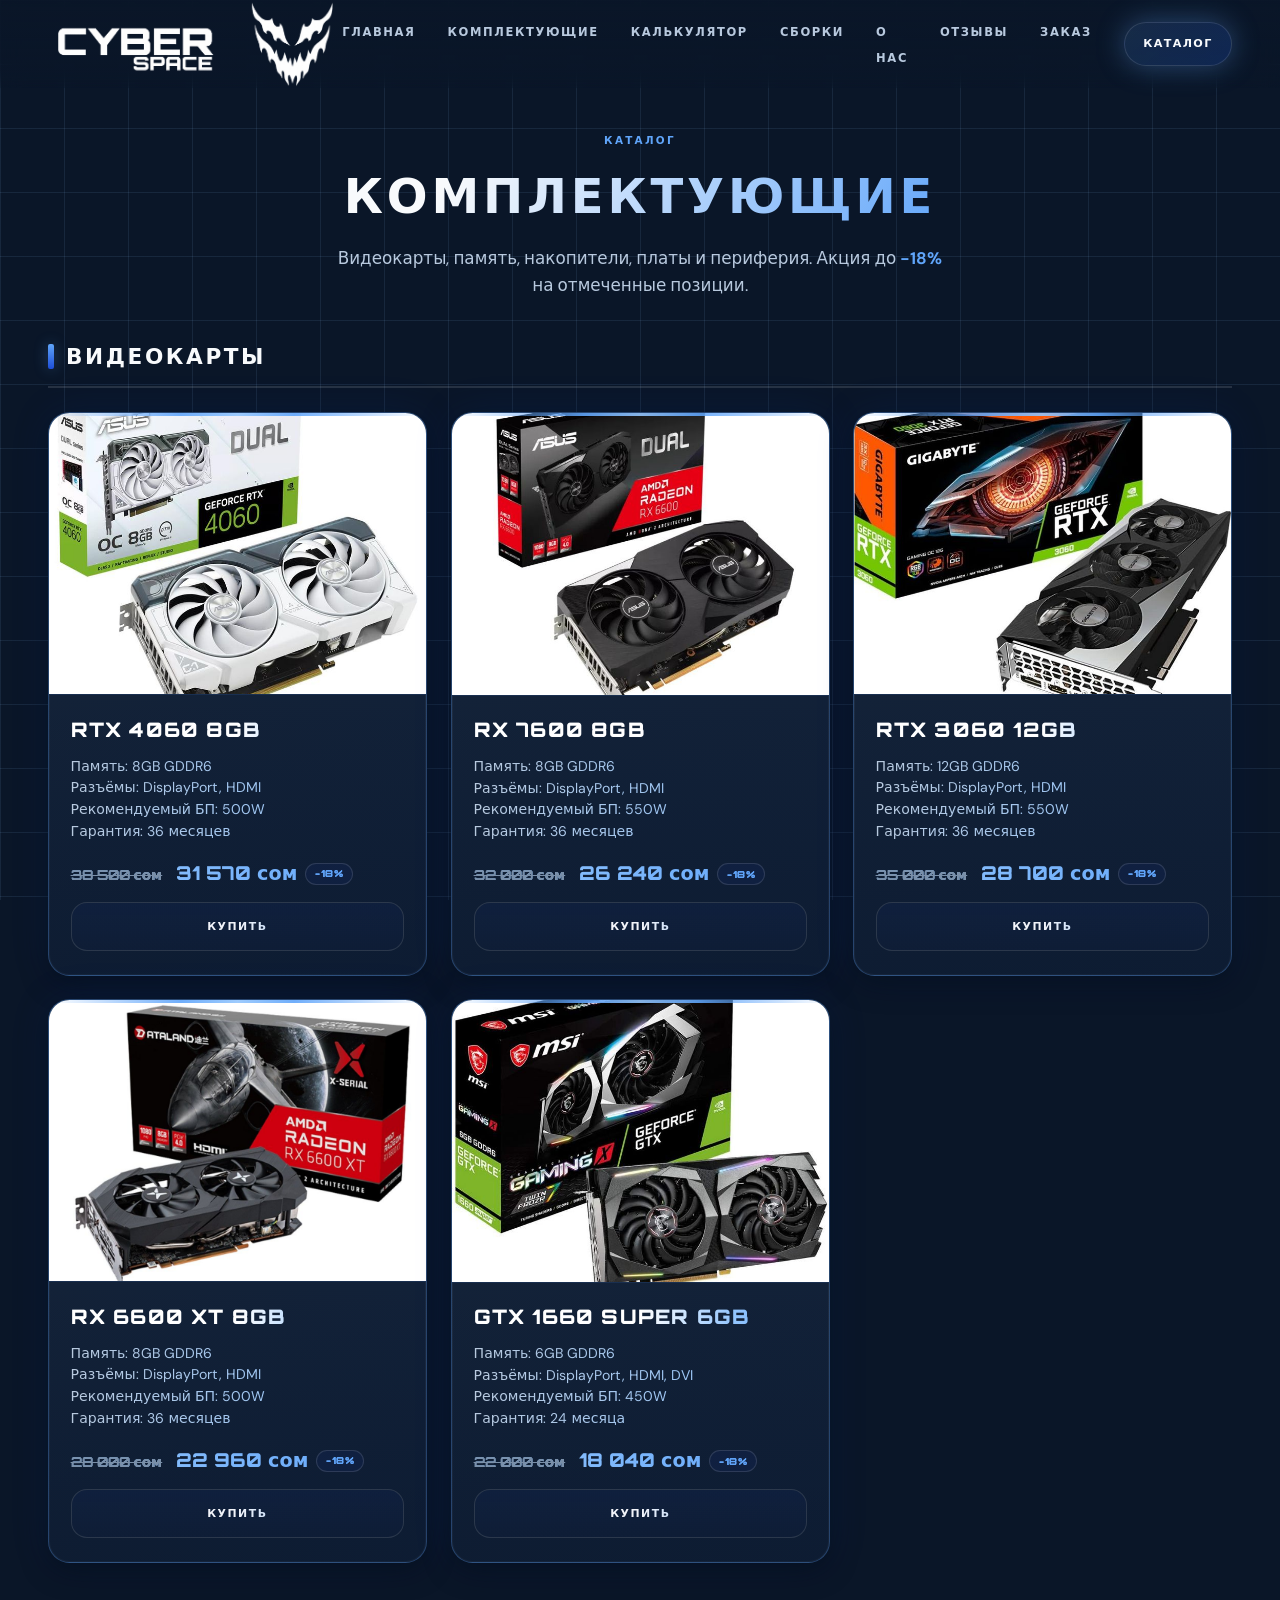
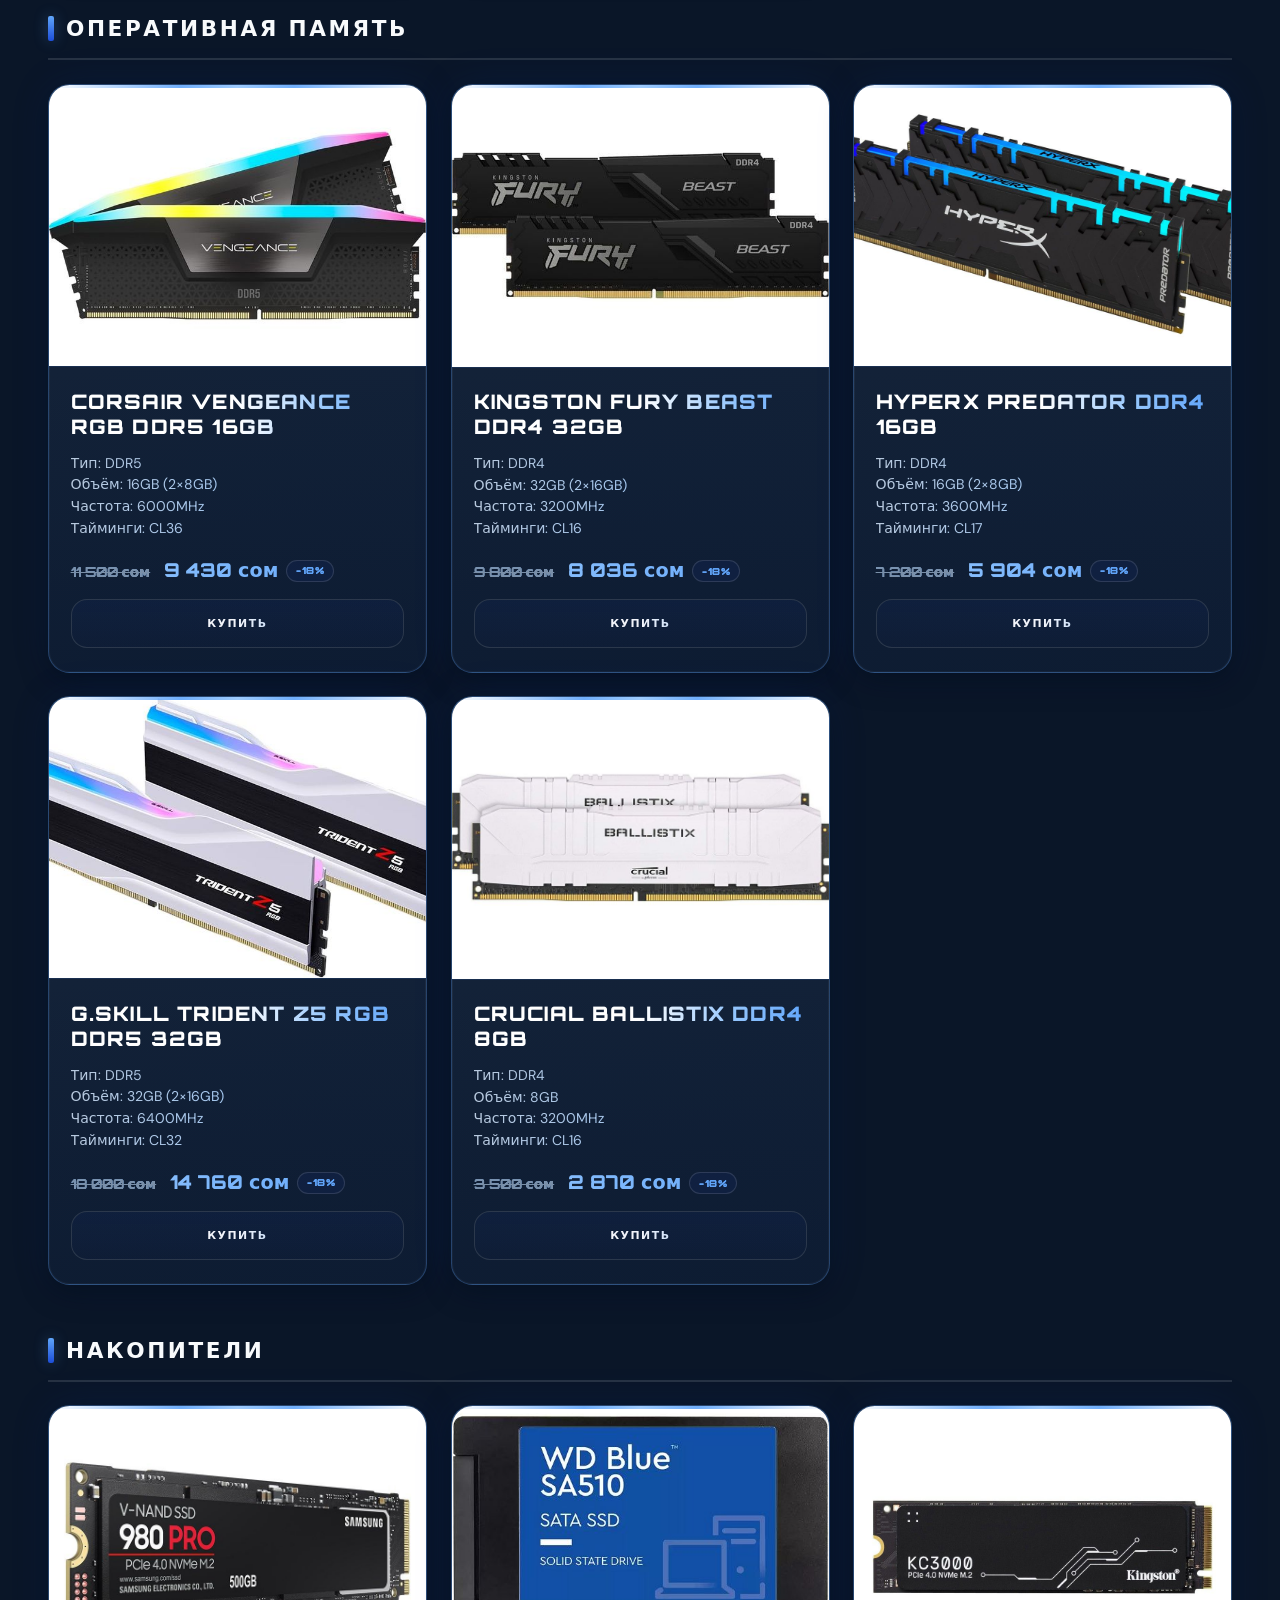
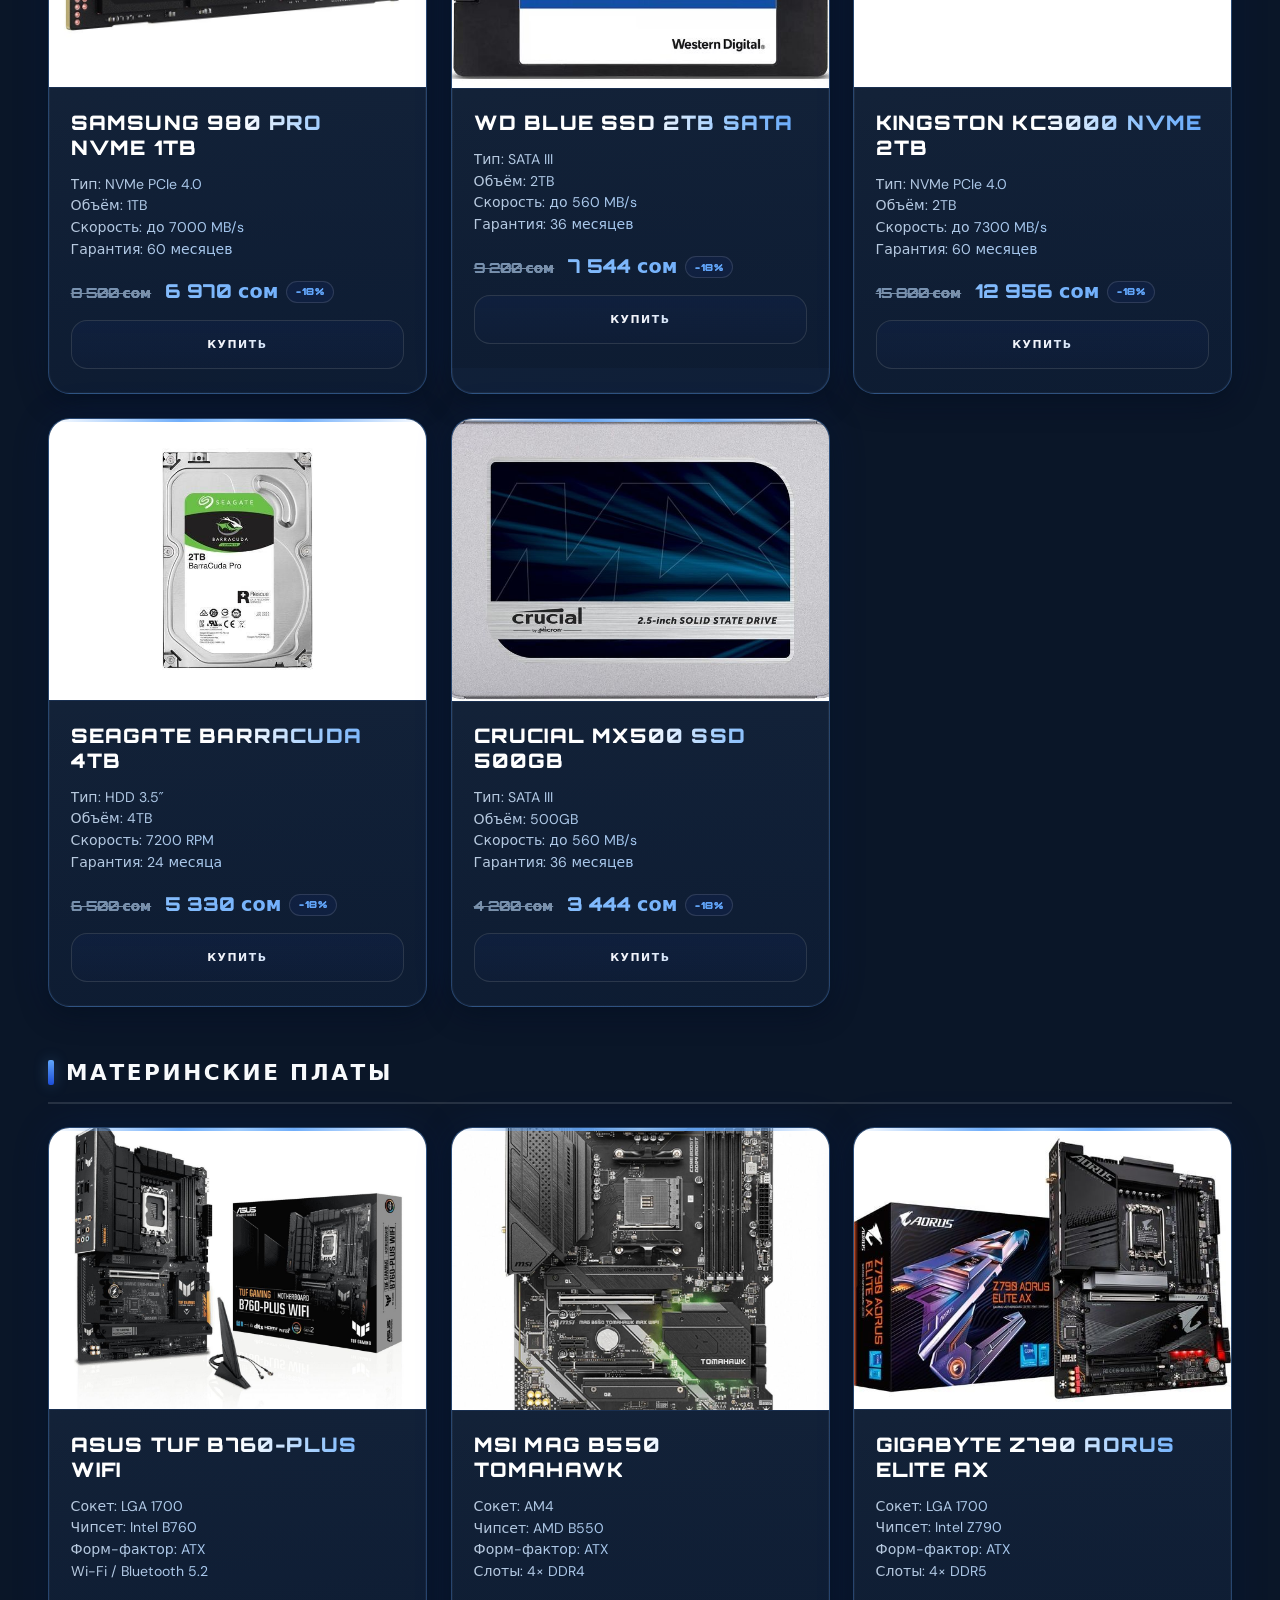
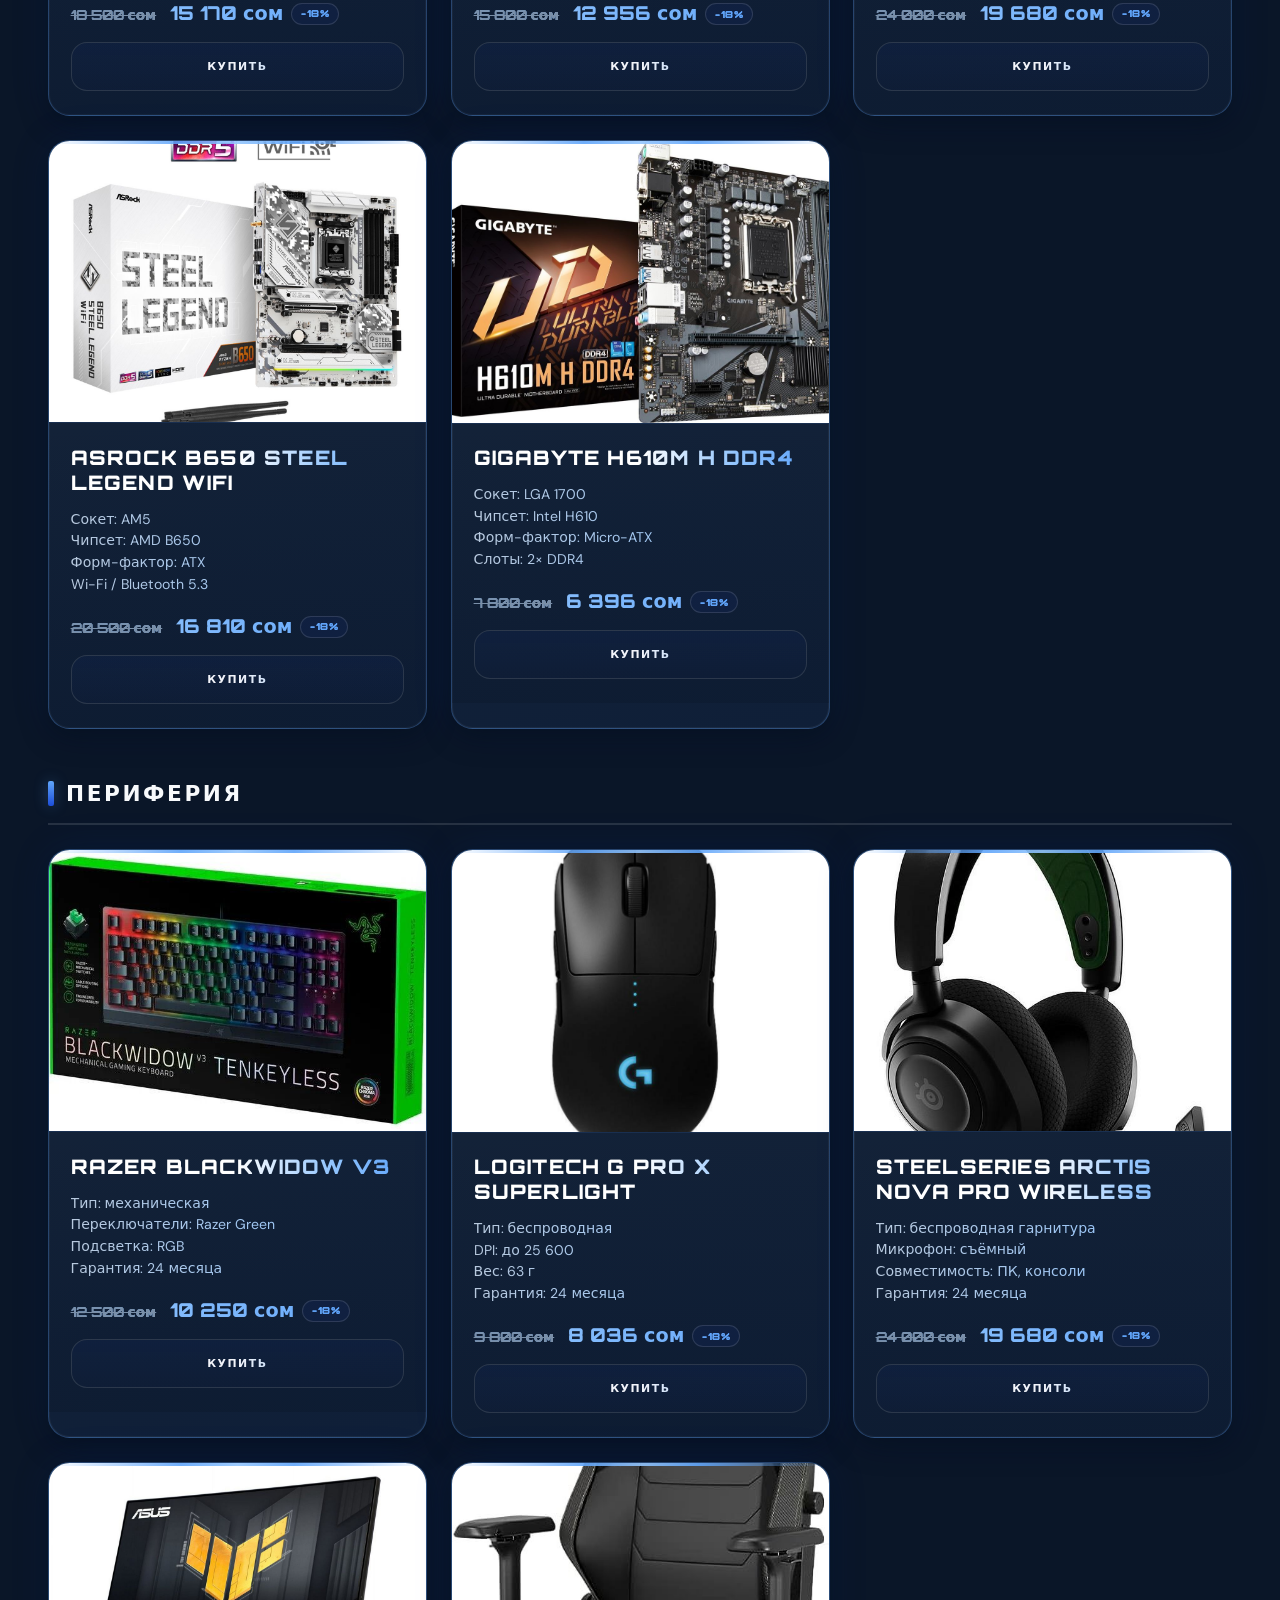
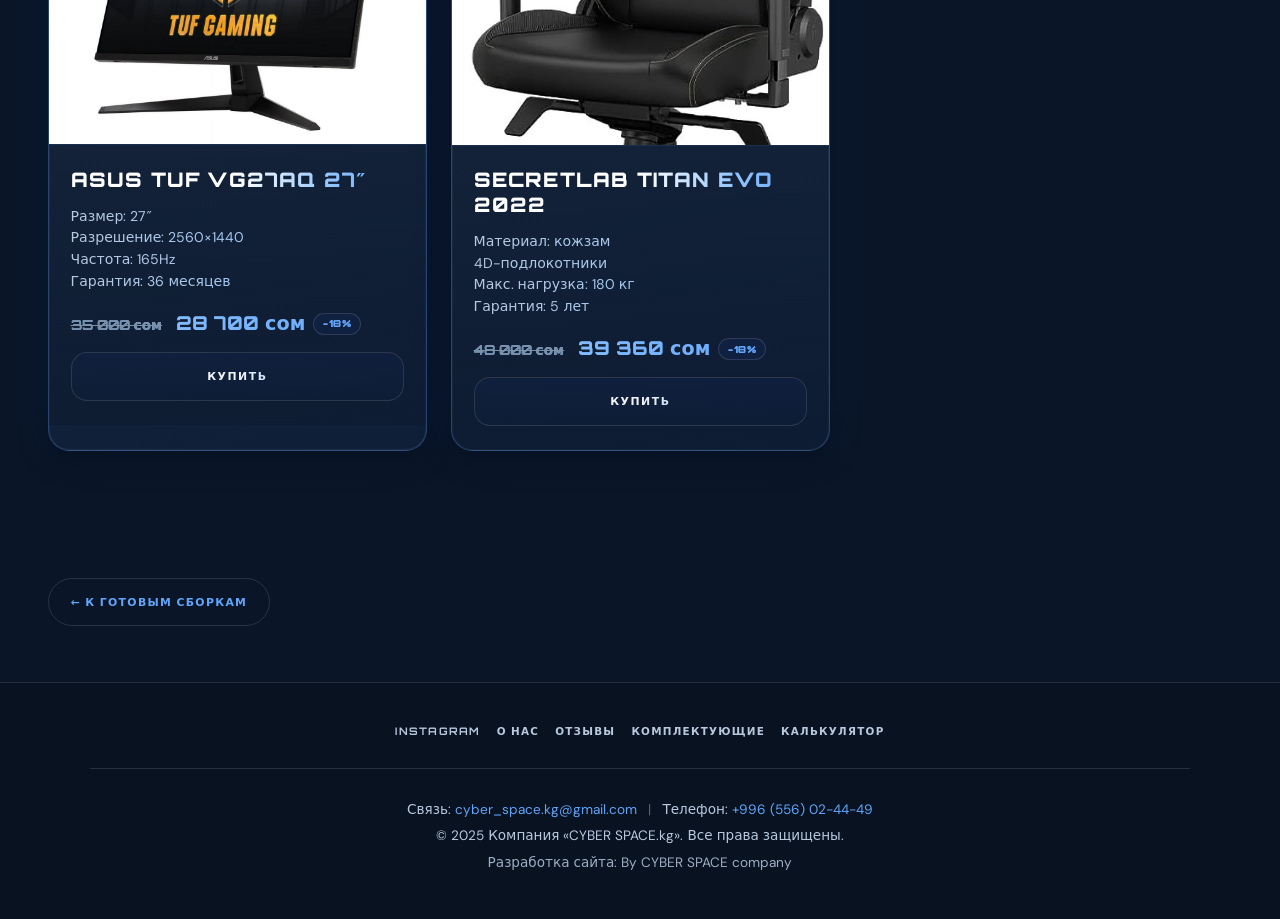
<file: components.html>
<!DOCTYPE html>
<html lang="ru">
<head>
  <meta charset="UTF-8">
  <meta name="viewport" content="width=device-width, initial-scale=1.0, viewport-fit=cover">
  <meta name="theme-color" content="#0a1628">
  <meta name="color-scheme" content="dark">
  <title>CYBER SPACE — комплектующие</title>
  <link rel="preconnect" href="https://fonts.googleapis.com">
  <link rel="preconnect" href="https://fonts.gstatic.com" crossorigin>
  <link href="https://fonts.googleapis.com/css2?family=DM+Sans:ital,opsz,wght@0,9..40,400;0,9..40,500;0,9..40,600;1,9..40,400&family=Orbitron:wght@400;600;700;800;900&display=swap" rel="stylesheet">
  <link rel="stylesheet" href="css/pulsar.css">
  <link rel="stylesheet" href="css/components.css">
  <link rel="stylesheet" href="css/page-transitions.css">
  <link rel="stylesheet" href="css/mobile.css">
  <!-- Meta Pixel Code -->
  <script>
    !function(f,b,e,v,n,t,s)
    {if(f.fbq)return;n=f.fbq=function(){n.callMethod?
    n.callMethod.apply(n,arguments):n.queue.push(arguments)};
    if(!f._fbq)f._fbq=n;n.push=n;n.loaded=!0;n.version='2.0';
    n.queue=[];t=b.createElement(e);t.async=!0;
    t.src=v;s=b.getElementsByTagName(e)[0];
    s.parentNode.insertBefore(t,s)}(window, document,'script',
    'https://connect.facebook.net/en_US/fbevents.js');
    fbq('init', '924798157004137');
    fbq('track', 'PageView');
  </script>
  <!-- End Meta Pixel Code -->
</head>
<body>
  <noscript><img height="1" width="1" style="display:none"
  src="https://www.facebook.com/tr?id=924798157004137&ev=PageView&noscript=1"
  /></noscript>
  <nav class="site-nav" id="siteNav" aria-label="Основная навигация">
    <a class="nav-brand" href="index.html"><img src="imgs/1logo.png" alt="CYBER SPACE" class="nav-brand-logo" width="160" height="42"></a>
    <button type="button" class="nav-toggle" id="navToggle" aria-label="Открыть меню" aria-expanded="false" aria-controls="navCore">
      <span></span><span></span><span></span>
    </button>
    <div class="nav-core" id="navCore">
      <ul class="nav-links">
        <li><a href="index.html">Главная</a></li>
        <li><a href="components.html">Комплектующие</a></li>
        <li><a href="calculator.html">Калькулятор</a></li>
        <li><a href="index.html#builds">Сборки</a></li>
        <li><a href="about.html">О нас</a></li>
        <li><a href="otz.html">Отзывы</a></li>
        <li><a href="index.html#order">Заказ</a></li>
      </ul>
      <a class="nav-cta" href="index.html#builds">Каталог</a>
    </div>
  </nav>
  <div class="nav-backdrop" id="navBackdrop" aria-hidden="true"></div>

  <header class="components-hero">
    <p class="section-kicker">Каталог</p>
    <h1>Комплектующие</h1>
    <p class="components-lead">Видеокарты, память, накопители, платы и периферия. Акция до <strong style="color:var(--purple-bright)">−18%</strong> на отмеченные позиции.</p>
  </header>

  <main class="components-main">
    <section class="comp-section" aria-labelledby="cat-gpu">
      <h2 class="comp-cat-title" id="cat-gpu">Видеокарты</h2>
      <div class="builds-grid">
        <article class="build-card">
          <div class="build-card-image">
            <img src="components/Rtx4060.jpg" alt="NVIDIA GeForce RTX 4060 8GB" loading="lazy">
          </div>
          <div class="build-card-body">
            <h3>RTX 4060 8GB</h3>
            <p class="build-specs">Память: 8GB GDDR6<br>Разъёмы: DisplayPort, HDMI<br>Рекомендуемый БП: 500W<br>Гарантия: 36 месяцев</p>
            <div class="build-price"><s>38&nbsp;500 сом</s> 31&nbsp;570 сом<span class="discount-pill">−18%</span></div>
            <a class="btn-card" href="buy.html?id=101">Купить</a>
          </div>
        </article>
        <article class="build-card">
          <div class="build-card-image">
            <img src="components/rx7700.jpg" alt="AMD Radeon RX 7600 8GB" loading="lazy">
          </div>
          <div class="build-card-body">
            <h3>RX 7600 8GB</h3>
            <p class="build-specs">Память: 8GB GDDR6<br>Разъёмы: DisplayPort, HDMI<br>Рекомендуемый БП: 550W<br>Гарантия: 36 месяцев</p>
            <div class="build-price"><s>32&nbsp;000 сом</s> 26&nbsp;240 сом<span class="discount-pill">−18%</span></div>
            <a class="btn-card" href="buy.html?id=102">Купить</a>
          </div>
        </article>
        <article class="build-card">
          <div class="build-card-image">
            <img src="components/3060.jpg" alt="NVIDIA GeForce RTX 3060 12GB" loading="lazy">
          </div>
          <div class="build-card-body">
            <h3>RTX 3060 12GB</h3>
            <p class="build-specs">Память: 12GB GDDR6<br>Разъёмы: DisplayPort, HDMI<br>Рекомендуемый БП: 550W<br>Гарантия: 36 месяцев</p>
            <div class="build-price"><s>35&nbsp;000 сом</s> 28&nbsp;700 сом<span class="discount-pill">−18%</span></div>
            <a class="btn-card" href="buy.html?id=103">Купить</a>
          </div>
        </article>
        <article class="build-card">
          <div class="build-card-image">
            <img src="components/RX6600.jpg" alt="AMD Radeon RX 6600 XT 8GB" loading="lazy">
          </div>
          <div class="build-card-body">
            <h3>RX 6600 XT 8GB</h3>
            <p class="build-specs">Память: 8GB GDDR6<br>Разъёмы: DisplayPort, HDMI<br>Рекомендуемый БП: 500W<br>Гарантия: 36 месяцев</p>
            <div class="build-price"><s>28&nbsp;000 сом</s> 22&nbsp;960 сом<span class="discount-pill">−18%</span></div>
            <a class="btn-card" href="buy.html?id=104">Купить</a>
          </div>
        </article>
        <article class="build-card">
          <div class="build-card-image">
            <img src="components/1660super.jpg" alt="NVIDIA GeForce GTX 1660 Super 6GB" loading="lazy">
          </div>
          <div class="build-card-body">
            <h3>GTX 1660 Super 6GB</h3>
            <p class="build-specs">Память: 6GB GDDR6<br>Разъёмы: DisplayPort, HDMI, DVI<br>Рекомендуемый БП: 450W<br>Гарантия: 24 месяца</p>
            <div class="build-price"><s>22&nbsp;000 сом</s> 18&nbsp;040 сом<span class="discount-pill">−18%</span></div>
            <a class="btn-card" href="buy.html?id=105">Купить</a>
          </div>
        </article>
      </div>
    </section>

    <section class="comp-section" aria-labelledby="cat-ram">
      <h2 class="comp-cat-title" id="cat-ram">Оперативная память</h2>
      <div class="builds-grid">
        <article class="build-card">
          <div class="build-card-image">
            <img src="components/Corsair16.jpg" alt="Corsair Vengeance RGB DDR5 16GB" loading="lazy">
          </div>
          <div class="build-card-body">
            <h3>Corsair Vengeance RGB DDR5 16GB</h3>
            <p class="build-specs">Тип: DDR5<br>Объём: 16GB (2×8GB)<br>Частота: 6000MHz<br>Тайминги: CL36</p>
            <div class="build-price"><s>11&nbsp;500 сом</s> 9&nbsp;430 сом<span class="discount-pill">−18%</span></div>
            <a class="btn-card" href="buy.html?id=201">Купить</a>
          </div>
        </article>
        <article class="build-card">
          <div class="build-card-image">
            <img src="components/kingston32.jpg" alt="Kingston Fury Beast DDR4 32GB" loading="lazy">
          </div>
          <div class="build-card-body">
            <h3>Kingston Fury Beast DDR4 32GB</h3>
            <p class="build-specs">Тип: DDR4<br>Объём: 32GB (2×16GB)<br>Частота: 3200MHz<br>Тайминги: CL16</p>
            <div class="build-price"><s>9&nbsp;800 сом</s> 8&nbsp;036 сом<span class="discount-pill">−18%</span></div>
            <a class="btn-card" href="buy.html?id=202">Купить</a>
          </div>
        </article>
        <article class="build-card">
          <div class="build-card-image">
            <img src="components/predator32.jpg" alt="HyperX Predator DDR4 16GB" loading="lazy">
          </div>
          <div class="build-card-body">
            <h3>HyperX Predator DDR4 16GB</h3>
            <p class="build-specs">Тип: DDR4<br>Объём: 16GB (2×8GB)<br>Частота: 3600MHz<br>Тайминги: CL17</p>
            <div class="build-price"><s>7&nbsp;200 сом</s> 5&nbsp;904 сом<span class="discount-pill">−18%</span></div>
            <a class="btn-card" href="buy.html?id=203">Купить</a>
          </div>
        </article>
        <article class="build-card">
          <div class="build-card-image">
            <img src="components/gskill32.jpg" alt="G.Skill Trident Z5 RGB DDR5 32GB" loading="lazy">
          </div>
          <div class="build-card-body">
            <h3>G.Skill Trident Z5 RGB DDR5 32GB</h3>
            <p class="build-specs">Тип: DDR5<br>Объём: 32GB (2×16GB)<br>Частота: 6400MHz<br>Тайминги: CL32</p>
            <div class="build-price"><s>18&nbsp;000 сом</s> 14&nbsp;760 сом<span class="discount-pill">−18%</span></div>
            <a class="btn-card" href="buy.html?id=204">Купить</a>
          </div>
        </article>
        <article class="build-card">
          <div class="build-card-image">
            <img src="components/balistiks8.jpg" alt="Crucial Ballistix DDR4 8GB" loading="lazy">
          </div>
          <div class="build-card-body">
            <h3>Crucial Ballistix DDR4 8GB</h3>
            <p class="build-specs">Тип: DDR4<br>Объём: 8GB<br>Частота: 3200MHz<br>Тайминги: CL16</p>
            <div class="build-price"><s>3&nbsp;500 сом</s> 2&nbsp;870 сом<span class="discount-pill">−18%</span></div>
            <a class="btn-card" href="buy.html?id=205">Купить</a>
          </div>
        </article>
      </div>
    </section>

    <section class="comp-section" aria-labelledby="cat-storage">
      <h2 class="comp-cat-title" id="cat-storage">Накопители</h2>
      <div class="builds-grid">
        <article class="build-card">
          <div class="build-card-image">
            <img src="components/Samsung.jpg" alt="Samsung 980 PRO NVMe 1TB" loading="lazy">
          </div>
          <div class="build-card-body">
            <h3>Samsung 980 PRO NVMe 1TB</h3>
            <p class="build-specs">Тип: NVMe PCIe 4.0<br>Объём: 1TB<br>Скорость: до 7000 MB/s<br>Гарантия: 60 месяцев</p>
            <div class="build-price"><s>8&nbsp;500 сом</s> 6&nbsp;970 сом<span class="discount-pill">−18%</span></div>
            <a class="btn-card" href="buy.html?id=301">Купить</a>
          </div>
        </article>
        <article class="build-card">
          <div class="build-card-image">
            <img src="components/western.jpg" alt="Western Digital Blue SSD 2TB" loading="lazy">
          </div>
          <div class="build-card-body">
            <h3>WD Blue SSD 2TB SATA</h3>
            <p class="build-specs">Тип: SATA III<br>Объём: 2TB<br>Скорость: до 560 MB/s<br>Гарантия: 36 месяцев</p>
            <div class="build-price"><s>9&nbsp;200 сом</s> 7&nbsp;544 сом<span class="discount-pill">−18%</span></div>
            <a class="btn-card" href="buy.html?id=302">Купить</a>
          </div>
        </article>
        <article class="build-card">
          <div class="build-card-image">
            <img src="components/Kingston.jpg" alt="Kingston KC3000 NVMe 2TB" loading="lazy">
          </div>
          <div class="build-card-body">
            <h3>Kingston KC3000 NVMe 2TB</h3>
            <p class="build-specs">Тип: NVMe PCIe 4.0<br>Объём: 2TB<br>Скорость: до 7300 MB/s<br>Гарантия: 60 месяцев</p>
            <div class="build-price"><s>15&nbsp;800 сом</s> 12&nbsp;956 сом<span class="discount-pill">−18%</span></div>
            <a class="btn-card" href="buy.html?id=303">Купить</a>
          </div>
        </article>
        <article class="build-card">
          <div class="build-card-image">
            <img src="components/Seagate.jpg" alt="Seagate Barracuda 4TB" loading="lazy">
          </div>
          <div class="build-card-body">
            <h3>Seagate Barracuda 4TB</h3>
            <p class="build-specs">Тип: HDD 3.5″<br>Объём: 4TB<br>Скорость: 7200 RPM<br>Гарантия: 24 месяца</p>
            <div class="build-price"><s>6&nbsp;500 сом</s> 5&nbsp;330 сом<span class="discount-pill">−18%</span></div>
            <a class="btn-card" href="buy.html?id=304">Купить</a>
          </div>
        </article>
        <article class="build-card">
          <div class="build-card-image">
            <img src="components/Crucial.jpg" alt="Crucial MX500 SSD 500GB" loading="lazy">
          </div>
          <div class="build-card-body">
            <h3>Crucial MX500 SSD 500GB</h3>
            <p class="build-specs">Тип: SATA III<br>Объём: 500GB<br>Скорость: до 560 MB/s<br>Гарантия: 36 месяцев</p>
            <div class="build-price"><s>4&nbsp;200 сом</s> 3&nbsp;444 сом<span class="discount-pill">−18%</span></div>
            <a class="btn-card" href="buy.html?id=305">Купить</a>
          </div>
        </article>
      </div>
    </section>

    <section class="comp-section" aria-labelledby="cat-mobo">
      <h2 class="comp-cat-title" id="cat-mobo">Материнские платы</h2>
      <div class="builds-grid">
        <article class="build-card">
          <div class="build-card-image">
            <img src="components/ASUSB760.jpg" alt="ASUS TUF Gaming B760-PLUS WiFi" loading="lazy">
          </div>
          <div class="build-card-body">
            <h3>ASUS TUF B760-PLUS WiFi</h3>
            <p class="build-specs">Сокет: LGA 1700<br>Чипсет: Intel B760<br>Форм-фактор: ATX<br>Wi-Fi / Bluetooth 5.2</p>
            <div class="build-price"><s>18&nbsp;500 сом</s> 15&nbsp;170 сом<span class="discount-pill">−18%</span></div>
            <a class="btn-card" href="buy.html?id=401">Купить</a>
          </div>
        </article>
        <article class="build-card">
          <div class="build-card-image">
            <img src="components/TOMAHAWK.jpg" alt="MSI MAG B550 TOMAHAWK" loading="lazy">
          </div>
          <div class="build-card-body">
            <h3>MSI MAG B550 TOMAHAWK</h3>
            <p class="build-specs">Сокет: AM4<br>Чипсет: AMD B550<br>Форм-фактор: ATX<br>Слоты: 4× DDR4</p>
            <div class="build-price"><s>15&nbsp;800 сом</s> 12&nbsp;956 сом<span class="discount-pill">−18%</span></div>
            <a class="btn-card" href="buy.html?id=402">Купить</a>
          </div>
        </article>
        <article class="build-card">
          <div class="build-card-image">
            <img src="components/GigabyteZ790.jpg" alt="Gigabyte Z790 AORUS ELITE AX" loading="lazy">
          </div>
          <div class="build-card-body">
            <h3>Gigabyte Z790 AORUS ELITE AX</h3>
            <p class="build-specs">Сокет: LGA 1700<br>Чипсет: Intel Z790<br>Форм-фактор: ATX<br>Слоты: 4× DDR5</p>
            <div class="build-price"><s>24&nbsp;000 сом</s> 19&nbsp;680 сом<span class="discount-pill">−18%</span></div>
            <a class="btn-card" href="buy.html?id=403">Купить</a>
          </div>
        </article>
        <article class="build-card">
          <div class="build-card-image">
            <img src="components/ASRock.jpg" alt="ASRock B650 Steel Legend WiFi" loading="lazy">
          </div>
          <div class="build-card-body">
            <h3>ASRock B650 Steel Legend WiFi</h3>
            <p class="build-specs">Сокет: AM5<br>Чипсет: AMD B650<br>Форм-фактор: ATX<br>Wi-Fi / Bluetooth 5.3</p>
            <div class="build-price"><s>20&nbsp;500 сом</s> 16&nbsp;810 сом<span class="discount-pill">−18%</span></div>
            <a class="btn-card" href="buy.html?id=404">Купить</a>
          </div>
        </article>
        <article class="build-card">
          <div class="build-card-image">
            <img src="components/Gigabyte.jpg" alt="Gigabyte H610M H DDR4" loading="lazy">
          </div>
          <div class="build-card-body">
            <h3>Gigabyte H610M H DDR4</h3>
            <p class="build-specs">Сокет: LGA 1700<br>Чипсет: Intel H610<br>Форм-фактор: Micro-ATX<br>Слоты: 2× DDR4</p>
            <div class="build-price"><s>7&nbsp;800 сом</s> 6&nbsp;396 сом<span class="discount-pill">−18%</span></div>
            <a class="btn-card" href="buy.html?id=405">Купить</a>
          </div>
        </article>
      </div>
    </section>

    <section class="comp-section" aria-labelledby="cat-periph">
      <h2 class="comp-cat-title" id="cat-periph">Периферия</h2>
      <div class="builds-grid">
        <article class="build-card">
          <div class="build-card-image">
            <img src="components/Razer BlackWidow V3 Mechanical Keyboard.jpg" alt="Razer BlackWidow V3" loading="lazy">
          </div>
          <div class="build-card-body">
            <h3>Razer BlackWidow V3</h3>
            <p class="build-specs">Тип: механическая<br>Переключатели: Razer Green<br>Подсветка: RGB<br>Гарантия: 24 месяца</p>
            <div class="build-price"><s>12&nbsp;500 сом</s> 10&nbsp;250 сом<span class="discount-pill">−18%</span></div>
            <a class="btn-card" href="buy.html?id=501">Купить</a>
          </div>
        </article>
        <article class="build-card">
          <div class="build-card-image">
            <img src="components/Logitech G Pro X Superlight Wireless.jpg" alt="Logitech G Pro X Superlight" loading="lazy">
          </div>
          <div class="build-card-body">
            <h3>Logitech G Pro X Superlight</h3>
            <p class="build-specs">Тип: беспроводная<br>DPI: до 25&nbsp;600<br>Вес: 63 г<br>Гарантия: 24 месяца</p>
            <div class="build-price"><s>9&nbsp;800 сом</s> 8&nbsp;036 сом<span class="discount-pill">−18%</span></div>
            <a class="btn-card" href="buy.html?id=502">Купить</a>
          </div>
        </article>
        <article class="build-card">
          <div class="build-card-image">
            <img src="components/SteelSeries Arctis Nova Pro Wireless.jpg" alt="SteelSeries Arctis Nova Pro" loading="lazy">
          </div>
          <div class="build-card-body">
            <h3>SteelSeries Arctis Nova Pro Wireless</h3>
            <p class="build-specs">Тип: беспроводная гарнитура<br>Микрофон: съёмный<br>Совместимость: ПК, консоли<br>Гарантия: 24 месяца</p>
            <div class="build-price"><s>24&nbsp;000 сом</s> 19&nbsp;680 сом<span class="discount-pill">−18%</span></div>
            <a class="btn-card" href="buy.html?id=503">Купить</a>
          </div>
        </article>
        <article class="build-card">
          <div class="build-card-image">
            <img src="components/ASUS TUF Gaming VG27AQ 27 1440p.jpg" alt="ASUS TUF VG27AQ" loading="lazy">
          </div>
          <div class="build-card-body">
            <h3>ASUS TUF VG27AQ 27″</h3>
            <p class="build-specs">Размер: 27″<br>Разрешение: 2560×1440<br>Частота: 165Hz<br>Гарантия: 36 месяцев</p>
            <div class="build-price"><s>35&nbsp;000 сом</s> 28&nbsp;700 сом<span class="discount-pill">−18%</span></div>
            <a class="btn-card" href="buy.html?id=504">Купить</a>
          </div>
        </article>
        <article class="build-card">
          <div class="build-card-image">
            <img src="components/Secretlab Titan Evo 2022.jpg" alt="Secretlab Titan Evo 2022" loading="lazy">
          </div>
          <div class="build-card-body">
            <h3>Secretlab Titan Evo 2022</h3>
            <p class="build-specs">Материал: кожзам<br>4D-подлокотники<br>Макс. нагрузка: 180 кг<br>Гарантия: 5 лет</p>
            <div class="build-price"><s>48&nbsp;000 сом</s> 39&nbsp;360 сом<span class="discount-pill">−18%</span></div>
            <a class="btn-card" href="buy.html?id=505">Купить</a>
          </div>
        </article>
      </div>
    </section>
  </main>

  <div class="components-actions">
    <a href="index.html" class="components-back">← К готовым сборкам</a>
  </div>

  <footer class="site-footer">
    <div class="footer-inner">
      <div class="footer-links">
        <a href="https://www.instagram.com/cyber_space.kg" target="_blank" rel="noopener noreferrer">Instagram</a>
        <a href="about.html">О нас</a>
        <a href="otz.html">Отзывы</a>
        <a href="components.html">Комплектующие</a>
        <a href="calculator.html">Калькулятор</a>
      </div>
    </div>
    <div class="footer-legal">
      <p class="footer-contact">Связь: <a href="mailto:cyber_space.kg@gmail.com">cyber_space.kg@gmail.com</a> <span class="footer-sep">|</span> Телефон: <a href="tel:+996556024449">+996 (556) 02-44-49</a></p>
      <p class="footer-copy">© 2025 Компания «CYBER SPACE.kg». Все права защищены.</p>
      <p class="footer-credit">Разработка сайта: By CYBER SPACE company</p>
    </div>
  </footer>

  <script>
    (function () {
      var nav = document.getElementById('siteNav');
      var toggle = document.getElementById('navToggle');
      var backdrop = document.getElementById('navBackdrop');
      var navCore = document.getElementById('navCore');

      function setNavOpen(open) {
        if (!nav || !toggle) return;
        nav.classList.toggle('is-open', open);
        toggle.setAttribute('aria-expanded', open ? 'true' : 'false');
        document.body.style.overflow = open ? 'hidden' : '';
      }

      if (nav) {
        window.addEventListener('scroll', function () {
          if (window.scrollY > 24) nav.classList.add('is-scrolled');
          else nav.classList.remove('is-scrolled');
        });
      }
      if (toggle) {
        toggle.addEventListener('click', function () {
          setNavOpen(!nav.classList.contains('is-open'));
        });
      }
      if (backdrop) backdrop.addEventListener('click', function () { setNavOpen(false); });
      if (navCore) {
        navCore.querySelectorAll('a').forEach(function (a) {
          a.addEventListener('click', function () { setNavOpen(false); });
        });
      }
      window.addEventListener('resize', function () {
        if (window.innerWidth > 900) setNavOpen(false);
      });
      document.addEventListener('keydown', function (e) {
        if (e.key === 'Escape') setNavOpen(false);
      });
    })();
  </script>
  <script src="js/page-transitions.js"></script>
</body>
</html>
</file>
<file: css/pulsar.css>
/* CYBER SPACE — dark navy test theme */

:root {
  --bg: #0a1628;
  --bg-elevated: #0f1f38;
  --surface: #132238;
  --surface-hover: #1a2d4a;
  --grid-line: rgba(147, 197, 253, 0.1);
  --glass-bg: rgba(10, 22, 40, 0.92);
  --purple: #2563eb;
  --purple-bright: #60a5fa;
  --purple-deep: #1d4ed8;
  --purple-glow: rgba(96, 165, 250, 0.35);
  --text: #f8fafc;
  --text-muted: #b8c9de;
  --text-subtle: #7a8fa8;
  --text-on-accent: #ffffff;
  --footer-bg: #081220;
  --white: var(--text);
  --muted-light: var(--text-muted);
  --muted: var(--text-subtle);
  --black: var(--text-on-accent);
  --border: rgba(255, 255, 255, 0.12);
  --card-border: rgba(96, 165, 250, 0.28);
  --card-border-hover: rgba(96, 165, 250, 0.55);
  --card-glow: 0 8px 28px rgba(0, 0, 0, 0.4), 0 0 0 1px rgba(255, 255, 255, 0.05) inset,
    0 0 40px rgba(37, 99, 235, 0.12);
  --card-glow-hover: 0 20px 48px rgba(0, 0, 0, 0.5), 0 0 56px rgba(96, 165, 250, 0.2);
  --title-gradient: linear-gradient(
    90deg,
    #ffffff 0%,
    #ffffff 50%,
    #93c5fd 78%,
    var(--purple-bright) 100%
  );
  --price-gradient: linear-gradient(90deg, #93c5fd 0%, var(--purple-bright) 100%);
  --text-gradient-soft: linear-gradient(90deg, var(--text-muted) 0%, #93c5fd 85%);
  --font-display: "Orbitron", system-ui, sans-serif;
  --font-body: "DM Sans", system-ui, sans-serif;
  --radius: 1rem;
  --radius-lg: 1.35rem;
  --nav-bar: clamp(4.25rem, 11vw, 5.5rem);
  --safe-top: env(safe-area-inset-top, 0px);
  --safe-bottom: env(safe-area-inset-bottom, 0px);
  --safe-left: env(safe-area-inset-left, 0px);
  --safe-right: env(safe-area-inset-right, 0px);
  --nav-total: calc(var(--nav-bar) + var(--safe-top));
  --touch-min: 44px;
}

*,
*::before,
*::after {
  box-sizing: border-box;
}

html {
  scroll-behavior: smooth;
  -webkit-text-size-adjust: 100%;
  text-size-adjust: 100%;
}

body {
  margin: 0;
  position: relative;
  isolation: isolate;
  background: var(--bg);
  color: var(--white);
  font-family: var(--font-body);
  font-size: 1rem;
  line-height: 1.6;
  overflow-x: hidden;
  padding-left: var(--safe-left);
  padding-right: var(--safe-right);
  padding-bottom: var(--safe-bottom);
  -webkit-tap-highlight-color: rgba(30, 64, 175, 0.12);
}

/* Grid on pages without full-screen hero video */
body::before {
  content: "";
  position: fixed;
  inset: 0;
  background-image:
    linear-gradient(var(--grid-line) 1px, transparent 1px),
    linear-gradient(90deg, var(--grid-line) 1px, transparent 1px);
  background-size: 64px 64px;
  pointer-events: none;
  z-index: -1;
}

body:has(.hero--video)::before {
  display: none;
}

/* Grid only below hero video (главная) */
.site-grid-area {
  position: relative;
  z-index: 2;
  isolation: isolate;
  background: var(--bg);
}

.site-grid-area::before {
  content: "";
  position: absolute;
  inset: 0;
  background-image:
    linear-gradient(var(--grid-line) 1px, transparent 1px),
    linear-gradient(90deg, var(--grid-line) 1px, transparent 1px);
  background-size: 64px 64px;
  pointer-events: none;
  z-index: 0;
}

.site-grid-area > .section,
.site-grid-area > .site-footer {
  position: relative;
  z-index: 1;
}

a {
  color: var(--purple-bright);
  text-decoration: none;
}

img {
  max-width: 100%;
  height: auto;
  display: block;
}

/* ——— Nav ——— */
.site-nav {
  position: fixed;
  top: 0;
  left: 0;
  right: 0;
  z-index: 100;
  min-height: var(--nav-total);
  padding: var(--safe-top) clamp(1rem, 4vw, 3rem) 0;
  display: flex;
  align-items: center;
  justify-content: space-between;
  gap: 0.75rem;
  flex-wrap: nowrap;
  box-sizing: border-box;
  background: linear-gradient(to bottom, var(--glass-bg), rgba(10, 22, 40, 0.75) 80%, transparent);
  backdrop-filter: blur(12px);
  border-bottom: none;
  box-shadow: none;
  transition: background 0.3s;
}

.site-nav.is-scrolled {
  background: var(--glass-bg);
}

.nav-brand {
  display: inline-flex;
  align-items: center;
  flex-shrink: 0;
  z-index: 102;
  text-decoration: none;
  line-height: 0;
}

.nav-brand-logo {
  display: block;
  width: auto;
  height: clamp(58px, 12vw, 88px);
  max-width: min(340px, 55vw);
  object-fit: contain;
  object-position: left center;
  filter: brightness(0) invert(1);
}

.nav-links {
  display: flex;
  gap: clamp(0.75rem, 3vw, 2rem);
  list-style: none;
  margin: 0;
  padding: 0;
}

.nav-links a {
  font-family: var(--font-display);
  font-weight: 700;
  font-size: 0.72rem;
  letter-spacing: 0.14em;
  text-transform: uppercase;
  color: var(--muted-light);
  padding: 0.5rem 0;
  position: relative;
  transition: color 0.25s ease;
}

.nav-links a::after {
  content: "";
  position: absolute;
  left: 0;
  bottom: 0;
  width: 0;
  height: 2px;
  background: linear-gradient(90deg, var(--purple), var(--purple-bright));
  transition: width 0.3s ease;
}

.nav-links a:hover {
  color: var(--white);
}

.nav-links a:hover::after {
  width: 100%;
}

.nav-cta {
  font-family: var(--font-display);
  font-weight: 800;
  font-size: 0.7rem;
  letter-spacing: 0.12em;
  text-transform: uppercase;
  padding: 0.65rem 1.15rem;
  min-height: var(--touch-min);
  display: inline-flex;
  align-items: center;
  justify-content: center;
  border-radius: 999px;
  box-sizing: border-box;
  border: 1px solid var(--border);
  background: linear-gradient(135deg, rgba(96, 165, 250, 0.15), rgba(37, 99, 235, 0.22));
  color: var(--text);
  box-shadow: 0 0 28px var(--purple-glow);
  transition: transform 0.25s ease, box-shadow 0.25s ease, border-color 0.25s;
}

.nav-cta:hover {
  transform: translateY(-2px) scale(1.02);
  box-shadow: 0 0 40px var(--purple-glow);
  border-color: var(--purple-bright);
}

/* Мобильное меню */
.nav-toggle {
  display: none;
  flex-direction: column;
  justify-content: center;
  gap: 6px;
  width: var(--touch-min);
  height: var(--touch-min);
  padding: 0;
  margin: 0;
  border: none;
  border-radius: var(--radius);
  background: rgba(30, 64, 175, 0.08);
  border: 1px solid var(--border);
  cursor: pointer;
  z-index: 102;
  flex-shrink: 0;
}

.nav-toggle span {
  display: block;
  width: 22px;
  height: 2px;
  margin: 0 auto;
  background: var(--white);
  border-radius: 1px;
  transition: transform 0.2s, opacity 0.2s;
}

.site-nav.is-open .nav-toggle span:nth-child(1) {
  transform: translateY(8px) rotate(45deg);
}

.site-nav.is-open .nav-toggle span:nth-child(2) {
  opacity: 0;
}

.site-nav.is-open .nav-toggle span:nth-child(3) {
  transform: translateY(-8px) rotate(-45deg);
}

.nav-core {
  display: flex;
  align-items: center;
  justify-content: flex-end;
  gap: clamp(0.75rem, 3vw, 2rem);
  flex: 1;
  min-width: 0;
}

.nav-backdrop {
  position: fixed;
  inset: 0;
  background: rgba(24, 24, 27, 0.35);
  z-index: 98;
  opacity: 0;
  visibility: hidden;
  transition: opacity 0.25s ease, visibility 0.25s ease;
  pointer-events: none;
}

@media (max-width: 900px) {
  .site-nav.is-open ~ .nav-backdrop {
    opacity: 1;
    visibility: visible;
    pointer-events: auto;
  }
}

@media (max-width: 900px) {
  .nav-toggle {
    display: flex;
  }

  /* Шапка — только оверлей: логотип + бургер поверх контента */
  .site-nav {
    z-index: 210;
    min-height: 0;
    height: 0;
    padding: 0;
    overflow: visible;
    background: none !important;
    backdrop-filter: none;
    pointer-events: none;
  }

  .site-nav.is-scrolled {
    background: none !important;
  }

  .nav-backdrop {
    z-index: 204;
    background: rgba(6, 14, 28, 0.32);
    backdrop-filter: blur(5px) saturate(0.88);
    -webkit-backdrop-filter: blur(5px) saturate(0.88);
  }

  .nav-brand {
    position: fixed;
    top: calc(var(--safe-top) + 0.35rem);
    left: max(0.85rem, var(--safe-left));
    z-index: 212;
    pointer-events: auto;
  }

  .nav-toggle {
    position: fixed;
    top: calc(var(--safe-top) + 0.5rem);
    right: max(0.85rem, var(--safe-right));
    z-index: 213;
    pointer-events: auto;
    background: rgba(10, 22, 40, 0.88);
    backdrop-filter: blur(12px);
    -webkit-backdrop-filter: blur(12px);
    box-shadow: 0 4px 20px rgba(0, 0, 0, 0.35);
    border: 1px solid rgba(96, 165, 250, 0.25);
  }

  .nav-core {
    position: fixed;
    inset: 0;
    width: 100%;
    max-width: 100vw;
    flex: none;
    z-index: 205;
    flex-direction: column;
    align-items: stretch;
    justify-content: center;
    padding: calc(var(--nav-total) + 1rem) max(1.25rem, var(--safe-right)) max(2rem, var(--safe-bottom)) max(1.25rem, var(--safe-left));
    background: transparent;
    overflow-x: hidden;
    overflow-y: auto;
    -webkit-overflow-scrolling: touch;
    transform: none;
    opacity: 0;
    visibility: hidden;
    pointer-events: none;
    transition: opacity 0.3s ease, visibility 0.3s ease;
  }

  .site-nav.is-open .nav-core {
    opacity: 1;
    visibility: visible;
    pointer-events: auto;
  }

  .nav-links {
    flex-direction: column;
    align-items: stretch;
    gap: 0.35rem;
    width: 100%;
    max-width: 420px;
    margin: 0 auto;
    padding: 0;
  }

  .nav-links li {
    width: 100%;
  }

  .nav-links a {
    display: flex;
    align-items: center;
    justify-content: center;
    width: 100%;
    padding: 1rem 1.15rem;
    font-size: 0.85rem;
    letter-spacing: 0.12em;
    min-height: var(--touch-min);
    color: var(--text);
    background: rgba(10, 22, 40, 0.72);
    backdrop-filter: blur(10px);
    -webkit-backdrop-filter: blur(10px);
    border-radius: var(--radius);
    border: 1px solid rgba(96, 165, 250, 0.28);
    box-sizing: border-box;
    box-shadow: 0 4px 16px rgba(0, 0, 0, 0.12);
  }

  .nav-links a:active,
  .nav-links a:focus-visible {
    border-color: var(--purple-bright);
    background: rgba(37, 99, 235, 0.18);
  }

  .nav-links a::after {
    display: none;
  }

  .nav-cta {
    margin: 1.25rem auto 0;
    text-align: center;
    justify-content: center;
    display: inline-flex;
    align-items: center;
    min-height: var(--touch-min);
    width: 100%;
    max-width: 420px;
    box-sizing: border-box;
  }
}

@media (min-width: 901px) {
  .nav-backdrop {
    display: none;
  }
}

/* ——— Hero ——— */
.hero {
  position: relative;
  min-height: 100vh;
  min-height: 100dvh;
  display: flex;
  align-items: center;
  padding: calc(var(--nav-total) + 2.5rem) clamp(1rem, 4vw, 3rem) 3.5rem;
  padding-left: max(clamp(1rem, 4vw, 3rem), var(--safe-left));
  padding-right: max(clamp(1rem, 4vw, 3rem), var(--safe-right));
  overflow: hidden;
  z-index: 1;
}

.hero--video {
  justify-content: flex-start;
  background: var(--bg);
}

.hero-video-bg {
  position: absolute;
  inset: 0;
  z-index: 0;
  overflow: hidden;
}

.hero-video-bg .hero-video {
  position: absolute;
  inset: 0;
  width: 100%;
  height: 100%;
  object-fit: cover;
  object-position: center;
  border: none;
  border-radius: 0;
  filter: contrast(1.05) saturate(1.02);
  display: block;
  transform: translateZ(0);
  backface-visibility: hidden;
}

/* Подложка только слева под текст — видео справа без «молока» */
.hero-video-scrim {
  position: absolute;
  inset: 0;
  z-index: 1;
  pointer-events: none;
  background: linear-gradient(
    90deg,
    rgba(10, 22, 40, 0.92) 0%,
    rgba(10, 22, 40, 0.55) 28%,
    rgba(10, 22, 40, 0.15) 48%,
    transparent 62%
  );
}

.hero-video-fade {
  position: absolute;
  left: 0;
  right: 0;
  bottom: 0;
  z-index: 2;
  height: clamp(140px, 32vh, 360px);
  pointer-events: none;
  background: linear-gradient(
    to bottom,
    transparent 0%,
    rgba(10, 22, 40, 0.45) 30%,
    rgba(10, 22, 40, 0.85) 65%,
    var(--bg) 100%
  );
}

.hero--video .hero-copy {
  position: relative;
  z-index: 3;
  max-width: min(560px, 92vw);
}

@media (max-width: 960px) {
  .hero--video {
    align-items: flex-end;
    text-align: center;
    padding-bottom: max(2.5rem, var(--safe-bottom));
  }

  .hero--video .hero-copy {
    max-width: 100%;
  }

  .hero-video-scrim {
    background:
      linear-gradient(
        to top,
        rgba(10, 22, 40, 0.95) 0%,
        rgba(10, 22, 40, 0.5) 35%,
        transparent 58%
      ),
      linear-gradient(
        90deg,
        rgba(10, 22, 40, 0.88) 0%,
        rgba(10, 22, 40, 0.35) 42%,
        transparent 68%
      );
  }

  .hero-video-fade {
    height: clamp(160px, 38vh, 400px);
  }
}

.hero-badge {
  display: inline-block;
  font-family: var(--font-display);
  font-weight: 700;
  font-size: 0.65rem;
  letter-spacing: 0.2em;
  text-transform: uppercase;
  color: var(--purple-bright);
  border: 1px solid var(--border);
  padding: 0.4rem 0.85rem;
  border-radius: 999px;
  margin-bottom: 1.25rem;
  background: rgba(96, 165, 250, 0.1);
  transition: transform 0.3s ease, box-shadow 0.3s;
}

.hero-badge:hover {
  transform: scale(1.03);
  box-shadow: 0 0 24px var(--purple-glow);
}

.text-gradient,
.hero h1,
.build-card h3,
.value-tile h3 {
  font-family: var(--font-display);
  font-weight: 900;
  letter-spacing: 0.06em;
  text-transform: uppercase;
  background: var(--title-gradient);
  -webkit-background-clip: text;
  background-clip: text;
  -webkit-text-fill-color: transparent;
  color: transparent;
}

.hero h1 {
  display: inline-block;
  max-width: 100%;
  font-size: clamp(2.5rem, 6vw, 4.25rem);
  line-height: 1.05;
  margin: 0 0 1rem;
  background: var(--title-gradient);
  -webkit-background-clip: text;
  background-clip: text;
  -webkit-text-fill-color: transparent;
  color: transparent;
  filter: drop-shadow(0 2px 16px rgba(96, 165, 250, 0.25));
}

.hero--video .hero-badge {
  color: var(--purple-bright);
  border-color: rgba(96, 165, 250, 0.35);
  background: rgba(96, 165, 250, 0.12);
}

.hero-lead {
  font-size: clamp(1rem, 2vw, 1.2rem);
  color: var(--muted-light);
  max-width: 32ch;
  margin: 0 0 2rem;
}

@media (max-width: 960px) {
  .hero-lead {
    margin-left: auto;
    margin-right: auto;
  }
}

.hero-actions {
  display: flex;
  flex-wrap: wrap;
  gap: 1rem;
  align-items: center;
}

@media (max-width: 960px) {
  .hero-actions {
    justify-content: center;
  }
}

.btn-primary {
  font-family: var(--font-display);
  font-weight: 800;
  font-size: 0.75rem;
  letter-spacing: 0.14em;
  text-transform: uppercase;
  padding: 1rem 1.75rem;
  min-height: var(--touch-min);
  border-radius: 999px;
  border: none;
  cursor: pointer;
  box-sizing: border-box;
  color: var(--black);
  background: linear-gradient(135deg, var(--purple-bright), var(--purple));
  box-shadow: 0 8px 32px var(--purple-glow);
  transition: transform 0.25s ease, box-shadow 0.25s ease;
}

.btn-primary:hover {
  transform: translateY(-3px);
  box-shadow: 0 12px 48px var(--purple-glow);
}

.btn-ghost {
  font-family: var(--font-display);
  font-weight: 700;
  font-size: 0.7rem;
  letter-spacing: 0.12em;
  text-transform: uppercase;
  padding: 1rem 1.5rem;
  min-height: var(--touch-min);
  border-radius: 999px;
  box-sizing: border-box;
  border: 1px solid var(--border);
  background: transparent;
  color: var(--white);
  cursor: pointer;
  transition: background 0.25s, border-color 0.25s, transform 0.25s;
}

.btn-ghost:hover {
  background: rgba(30, 64, 175, 0.08);
  border-color: var(--purple-bright);
  transform: translateY(-2px);
}

/* Hero PC stage */
.hero-visual {
  position: relative;
  perspective: 1200px;
  min-height: 380px;
}

.hero-pc-wrap {
  position: relative;
  width: 100%;
  max-width: 520px;
  margin-left: auto;
  transform-style: preserve-3d;
  transition: transform 0.15s ease-out;
  animation: hero-float 6s ease-in-out infinite;
  isolation: isolate;
}

@keyframes hero-float {
  0%, 100% { transform: translateY(0) rotateY(-6deg); }
  50% { transform: translateY(-12px) rotateY(6deg); }
}

.hero-pc-glow {
  position: absolute;
  inset: 10% 5% 15%;
  background: radial-gradient(ellipse at center, var(--purple-glow) 0%, transparent 65%);
  filter: blur(40px);
  pointer-events: none;
  z-index: 0;
}

.hero-pc-wrap::after {
  content: "";
  position: absolute;
  inset: 0;
  z-index: 2;
  border-radius: var(--radius-lg);
  pointer-events: none;
  background: linear-gradient(
    145deg,
    rgba(30, 64, 175, 0.08) 0%,
    transparent 42%,
    rgba(30, 58, 138, 0.05) 100%
  );
  mix-blend-mode: normal;
}

.hero-pc-wrap img,
.hero-pc-wrap video.hero-video {
  position: relative;
  z-index: 1;
  display: block;
  width: 100%;
  height: auto;
  border-radius: var(--radius-lg);
  border: 1px solid var(--border);
  object-fit: cover;
}

.hero-pc-wrap img {
  filter:
    saturate(1.08)
    hue-rotate(-8deg)
    drop-shadow(0 20px 40px rgba(24, 24, 27, 0.12))
    drop-shadow(0 0 40px rgba(30, 64, 175, 0.18));
}

.hero-pc-wrap img.hero-photo,
.hero-pc-wrap video.hero-video {
  filter:
    saturate(1.02)
    drop-shadow(0 24px 48px rgba(24, 24, 27, 0.14))
    drop-shadow(0 0 48px rgba(30, 64, 175, 0.2));
}

.hero-pc-wrap:has(.hero-photo)::after {
  opacity: 0.85;
}

.hero-ring {
  position: absolute;
  inset: -8%;
  border: 1px solid var(--border);
  border-radius: 50%;
  pointer-events: none;
  opacity: 0.5;
  animation: ring-spin 24s linear infinite;
}

@keyframes ring-spin {
  to { transform: rotate(360deg); }
}

/* ——— Section shell ——— */
.section {
  position: relative;
  z-index: 1;
  padding: clamp(2.5rem, 8vw, 6rem) clamp(1rem, 4vw, 3rem);
  padding-left: max(clamp(1rem, 4vw, 3rem), var(--safe-left));
  padding-right: max(clamp(1rem, 4vw, 3rem), var(--safe-right));
}

.section-after-hero {
  z-index: 2;
  margin-top: clamp(-6rem, -14vh, -8rem);
  padding-top: clamp(4rem, 12vw, 7.5rem);
  background: transparent;
}

.section-header {
  text-align: center;
  max-width: 640px;
  margin: 0 auto 3rem;
}

.section-kicker {
  font-family: var(--font-display);
  font-weight: 700;
  font-size: 0.65rem;
  letter-spacing: 0.22em;
  text-transform: uppercase;
  color: var(--purple-bright);
  margin: 0 0 0.75rem;
}

.section-title {
  font-family: var(--font-display);
  font-weight: 900;
  font-size: clamp(1.75rem, 4vw, 2.5rem);
  letter-spacing: 0.08em;
  text-transform: uppercase;
  margin: 0 0 0.75rem;
}

.section-desc {
  color: var(--muted-light);
  margin: 0;
}

/* ——— Stat strip (about + index) ——— */
.stat-strip {
  display: grid;
  grid-template-columns: repeat(2, 1fr);
  gap: 1rem;
  padding: clamp(1.5rem, 4vw, 2.5rem);
  background: linear-gradient(135deg, rgba(37, 99, 235, 0.15), rgba(10, 22, 40, 0.95));
  border: 1px solid var(--border);
  border-radius: var(--radius-lg);
  max-width: 1280px;
  margin: 0 auto;
}

@media (min-width: 640px) {
  .stat-strip {
    grid-template-columns: repeat(4, 1fr);
  }
}

.stat-item {
  text-align: center;
  padding: 0.5rem;
}

.stat-num {
  font-family: var(--font-display);
  font-weight: 900;
  font-size: clamp(1.75rem, 4vw, 2.35rem);
  color: var(--purple-bright);
  text-shadow: 0 0 24px var(--purple-glow);
  line-height: 1.1;
}

.stat-label {
  font-size: 0.8rem;
  color: var(--muted-light);
  margin-top: 0.35rem;
}

.section-stats {
  z-index: 2;
  margin-top: clamp(-6rem, -14vh, -8rem);
  padding-top: clamp(4rem, 12vw, 7.5rem);
  padding-bottom: clamp(1rem, 3vw, 2rem);
}

/* ——— Build cards ——— */
.builds-grid {
  display: grid;
  grid-template-columns: repeat(auto-fill, minmax(min(100%, 280px), 1fr));
  gap: clamp(1rem, 3vw, 1.5rem);
  max-width: 1280px;
  margin: 0 auto;
}

.build-card {
  position: relative;
  isolation: isolate;
  background: linear-gradient(
    165deg,
    #1c3454 0%,
    var(--surface) 42%,
    #0f1f38 100%
  );
  border: 1px solid var(--card-border);
  border-radius: var(--radius-lg);
  overflow: hidden;
  box-shadow: var(--card-glow);
  transition: transform 0.35s cubic-bezier(0.22, 1, 0.36, 1),
    border-color 0.35s,
    box-shadow 0.35s;
}

.build-card::before {
  content: "";
  position: absolute;
  top: 0;
  left: 0;
  right: 0;
  height: 3px;
  background: linear-gradient(
    90deg,
    transparent 0%,
    var(--purple-bright) 35%,
    #93c5fd 50%,
    var(--purple-bright) 65%,
    transparent 100%
  );
  opacity: 0.9;
  z-index: 3;
  pointer-events: none;
}

.build-card::after {
  content: "";
  position: absolute;
  inset: 0;
  border-radius: inherit;
  pointer-events: none;
  z-index: 1;
  box-shadow: inset 0 1px 0 rgba(255, 255, 255, 0.08);
}

.build-card:hover {
  transform: translateY(-8px) scale(1.01);
  border-color: var(--card-border-hover);
  box-shadow: var(--card-glow-hover);
}

.build-card-image {
  position: relative;
  z-index: 2;
  aspect-ratio: 4/3;
  overflow: hidden;
  background: var(--bg-elevated);
  border-bottom: 1px solid rgba(96, 165, 250, 0.12);
}

.build-card-image img {
  width: 100%;
  height: 100%;
  object-fit: cover;
  transition: transform 0.5s ease;
}

.build-card:hover .build-card-image img {
  transform: scale(1.06);
}

@media (hover: none) {
  .build-card:hover {
    transform: none;
  }

  .build-card:active {
    transform: scale(0.99);
  }

  .build-card:hover .build-card-image img {
    transform: none;
  }
}

.build-card-body {
  position: relative;
  z-index: 2;
  padding: 1.35rem 1.35rem 1.5rem;
  background: linear-gradient(to bottom, transparent, rgba(10, 22, 40, 0.35));
}

.build-card h3 {
  font-size: clamp(1.05rem, 2.6vw, 1.25rem);
  margin: 0 0 0.85rem;
  line-height: 1.25;
}

.build-specs {
  font-size: 0.88rem;
  margin: 0 0 1.1rem;
  line-height: 1.55;
  background: var(--text-gradient-soft);
  -webkit-background-clip: text;
  background-clip: text;
  -webkit-text-fill-color: transparent;
  color: transparent;
}

.build-price {
  font-family: var(--font-display);
  font-weight: 900;
  font-size: clamp(1.05rem, 2.2vw, 1.2rem);
  margin-bottom: 1rem;
  line-height: 1.35;
  background: var(--price-gradient);
  -webkit-background-clip: text;
  background-clip: text;
  -webkit-text-fill-color: transparent;
  color: transparent;
}

.build-price s {
  font-size: 0.85rem;
  font-weight: 600;
  margin-right: 0.5rem;
  text-decoration: line-through;
  background: none;
  -webkit-background-clip: unset;
  background-clip: unset;
  -webkit-text-fill-color: var(--muted);
  color: var(--muted);
}

.build-price .discount-pill {
  background: rgba(30, 64, 175, 0.1);
  border: 1px solid var(--border);
  -webkit-background-clip: border-box;
  background-clip: border-box;
  -webkit-text-fill-color: var(--purple-bright);
  color: var(--purple-bright);
}

a.btn-card {
  display: flex;
  align-items: center;
  justify-content: center;
  width: 100%;
  text-align: center;
  font-family: var(--font-display);
  font-weight: 800;
  font-size: 0.68rem;
  letter-spacing: 0.14em;
  text-transform: uppercase;
  padding: 0.9rem 0.75rem;
  min-height: var(--touch-min);
  border-radius: var(--radius);
  box-sizing: border-box;
  border: 1px solid var(--border);
  background:
    linear-gradient(180deg, rgba(30, 64, 175, 0.08), rgba(30, 58, 138, 0.04)) padding-box,
    var(--title-gradient) text;
  -webkit-background-clip: padding-box, text;
  background-clip: padding-box, text;
  -webkit-text-fill-color: transparent;
  color: transparent;
  cursor: pointer;
  text-decoration: none;
  transition: background 0.25s, border-color 0.25s, transform 0.25s, color 0.25s;
}

.build-card:hover a.btn-card {
  background: linear-gradient(135deg, var(--purple), var(--purple-deep));
  -webkit-background-clip: border-box;
  background-clip: border-box;
  border-color: transparent;
  transform: translateY(-1px);
  -webkit-text-fill-color: var(--text-on-accent);
  color: var(--text-on-accent);
}

/* ——— CTA band ——— */
.cta-band {
  margin: 2rem auto 0;
  max-width: 1100px;
  padding: clamp(2.5rem, 5vw, 4rem);
  padding-bottom: max(clamp(2.5rem, 5vw, 4rem), var(--safe-bottom));
  border-radius: var(--radius-lg);
  border: 1px solid var(--border);
  background: linear-gradient(135deg, rgba(37, 99, 235, 0.2), rgba(10, 22, 40, 0.95));
  text-align: center;
  position: relative;
  overflow: hidden;
}

.cta-band::before {
  content: "";
  position: absolute;
  inset: 0;
  background: radial-gradient(circle at 30% 50%, var(--purple-glow) 0%, transparent 50%);
  pointer-events: none;
}

.cta-band h2 {
  font-family: var(--font-display);
  font-weight: 900;
  font-size: clamp(1.5rem, 3vw, 2rem);
  letter-spacing: 0.1em;
  text-transform: uppercase;
  margin: 0 0 0.75rem;
  position: relative;
}

.cta-band p {
  color: var(--muted-light);
  margin: 0 0 1.5rem;
  position: relative;
}

.cta-band .btn-primary {
  position: relative;
}

/* ——— Footer ——— */
.site-footer {
  border-top: 1px solid var(--border);
  padding: 2.5rem clamp(1rem, 4vw, 3rem);
  padding-bottom: max(2.5rem, var(--safe-bottom));
  margin-top: 2rem;
  background: var(--footer-bg);
}

.footer-inner {
  max-width: 1100px;
  margin: 0 auto;
  display: flex;
  flex-wrap: wrap;
  gap: 1.5rem;
  justify-content: space-between;
  align-items: flex-start;
}

@media (min-width: 600px) {
  .footer-inner {
    align-items: center;
  }
}

.footer-inner p {
  margin: 0.25rem 0;
  font-size: 0.9rem;
  color: var(--muted-light);
}

.footer-inner a:hover,
.footer-legal a:hover {
  text-decoration: underline;
}

.footer-links {
  display: flex;
  gap: 1rem;
  flex-wrap: wrap;
  justify-content: center;
  width: 100%;
}

.footer-legal {
  max-width: 1100px;
  margin: 1.75rem auto 0;
  padding: 1.5rem clamp(1rem, 4vw, 3rem) 0;
  border-top: 1px solid var(--border);
  text-align: center;
}

.footer-legal p {
  margin: 0.35rem 0;
  font-size: 0.85rem;
  color: var(--muted-light);
  line-height: 1.55;
}

.footer-legal a {
  color: var(--purple-bright);
}

.footer-sep {
  margin: 0 0.45rem;
  opacity: 0.45;
}

.footer-credit {
  font-size: 0.8rem;
  opacity: 0.85;
}

.footer-links a {
  font-family: var(--font-display);
  font-weight: 700;
  font-size: 0.65rem;
  letter-spacing: 0.12em;
  text-transform: uppercase;
  color: var(--muted-light);
}

.footer-links a:hover {
  color: var(--purple-bright);
}

@media (max-width: 480px) {
  .hero h1 {
    letter-spacing: 0.03em;
  }

  .hero-badge {
    font-size: 0.58rem;
    letter-spacing: 0.14em;
    padding: 0.35rem 0.7rem;
  }

  .hero-visual {
    min-height: 260px;
  }

  .cta-band {
    padding-left: 1rem;
    padding-right: 1rem;
  }
}

@media (max-height: 500px) and (orientation: landscape) {
  .hero {
    min-height: 100vh;
    min-height: 100dvh;
    padding-top: calc(var(--nav-total) + 1.25rem);
    padding-bottom: 2rem;
  }
}

@media (prefers-reduced-motion: reduce) {
  html {
    scroll-behavior: auto;
  }

  .hero-pc-wrap {
    animation: none !important;
  }

  .hero-video {
    animation: none !important;
  }

  .hero-ring {
    animation: none !important;
  }

  .build-card,
  .build-card-image img,
  .btn-primary,
  .btn-ghost,
  .nav-cta {
    transition-duration: 0.01ms !important;
  }

  .reveal,
  .hero-orb,
  .about-orb {
    animation: none !important;
    opacity: 1 !important;
    transform: none !important;
    transition: none !important;
  }
}

/* Появление слева направо — см. css/page-transitions.css */

/* Декор героя: мягкие «орбы» (без полноэкранного видео) */
.hero-decor {
  position: absolute;
  inset: 0;
  pointer-events: none;
  z-index: 0;
  overflow: hidden;
  transform: translate(var(--hx, 0px), var(--hy, 0px));
  transition: transform 0.4s ease-out;
}

.hero-copy {
  position: relative;
  z-index: 1;
}

.hero-orb {
  position: absolute;
  border-radius: 50%;
  filter: blur(80px);
  opacity: 0.12;
  animation: orb-drift 18s ease-in-out infinite;
}

.hero-orb--1 {
  width: min(55vw, 420px);
  height: min(55vw, 420px);
  background: radial-gradient(circle, var(--purple) 0%, transparent 70%);
  top: -10%;
  right: -5%;
  animation-delay: 0s;
}

.hero-orb--2 {
  width: min(45vw, 320px);
  height: min(45vw, 320px);
  background: radial-gradient(circle, var(--purple-deep) 0%, transparent 70%);
  bottom: 5%;
  left: -8%;
  animation-delay: -6s;
  animation-duration: 22s;
}

.hero-orb--3 {
  width: min(35vw, 240px);
  height: min(35vw, 240px);
  background: radial-gradient(circle, rgba(59, 130, 246, 0.6) 0%, transparent 70%);
  top: 40%;
  left: 30%;
  animation-delay: -12s;
  animation-duration: 16s;
  opacity: 0.08;
}

@keyframes orb-drift {
  0%, 100% {
    transform: translate(0, 0) scale(1);
  }
  33% {
    transform: translate(3%, -4%) scale(1.05);
  }
  66% {
    transform: translate(-4%, 3%) scale(0.95);
  }
}
</file>
<file: css/about.css>
/* О компании — CYBER SPACE */

.about-page {
  padding-top: var(--nav-total);
  overflow-x: hidden;
}

.about-hero {
  position: relative;
  padding: clamp(2rem, 6vw, 4rem) max(1rem, var(--safe-left)) clamp(2.5rem, 6vw, 4rem) max(1rem, var(--safe-right));
  text-align: center;
  min-height: min(52vh, 520px);
  display: flex;
  flex-direction: column;
  align-items: center;
  justify-content: center;
}

.about-hero-bg {
  position: absolute;
  inset: 0;
  pointer-events: none;
  overflow: hidden;
  transform: translate(var(--mx, 0px), var(--my, 0px));
  transition: transform 0.35s ease-out;
}

.about-orb {
  position: absolute;
  border-radius: 50%;
  filter: blur(70px);
  opacity: 0.1;
  animation: about-orb-float 20s ease-in-out infinite;
}

.about-orb--a {
  width: min(70vw, 480px);
  height: min(70vw, 480px);
  background: radial-gradient(circle, var(--purple) 0%, transparent 68%);
  top: -20%;
  right: -15%;
}

.about-orb--b {
  width: min(50vw, 360px);
  height: min(50vw, 360px);
  background: radial-gradient(circle, var(--purple-deep) 0%, transparent 68%);
  bottom: -10%;
  left: -10%;
  animation-delay: -8s;
  animation-duration: 24s;
}

@keyframes about-orb-float {
  0%, 100% { transform: translate(0, 0); }
  50% { transform: translate(-5%, 6%); }
}

.about-hero-inner {
  position: relative;
  z-index: 1;
  max-width: 720px;
}

.about-hero h1 {
  font-family: var(--font-display);
  font-weight: 900;
  font-size: clamp(1.85rem, 5.5vw, 3.25rem);
  letter-spacing: 0.06em;
  text-transform: uppercase;
  margin: 0 0 1rem;
  background: linear-gradient(115deg, var(--white) 15%, var(--purple-bright) 90%);
  -webkit-background-clip: text;
  background-clip: text;
  color: transparent;
}

.about-hero .about-lead {
  color: var(--muted-light);
  font-size: clamp(1rem, 2.5vw, 1.15rem);
  line-height: 1.65;
  margin: 0;
}

.about-section-block {
  max-width: 900px;
  margin: 0 auto;
  padding: 0 max(1rem, var(--safe-left)) clamp(2.5rem, 5vw, 4rem) max(1rem, var(--safe-right));
}

.about-card {
  background: var(--surface);
  border: 1px solid var(--border);
  border-radius: var(--radius-lg);
  padding: clamp(1.5rem, 4vw, 2.75rem);
  box-shadow: 0 8px 32px rgba(24, 24, 27, 0.06);
}

.about-card h2 {
  font-family: var(--font-display);
  font-weight: 900;
  font-size: clamp(1.15rem, 3vw, 1.5rem);
  letter-spacing: 0.08em;
  text-transform: uppercase;
  margin: 0 0 1.25rem;
  color: var(--white);
}

.about-card p {
  color: var(--muted-light);
  line-height: 1.7;
  margin: 0 0 1rem;
  font-size: 0.98rem;
}

.about-card p:last-child {
  margin-bottom: 0;
}

.about-values-title {
  font-family: var(--font-display);
  font-weight: 900;
  font-size: clamp(1.1rem, 3vw, 1.4rem);
  letter-spacing: 0.1em;
  text-transform: uppercase;
  text-align: center;
  margin: 0 0 2rem;
  color: var(--white);
}

.values-grid-about {
  display: grid;
  grid-template-columns: repeat(auto-fill, minmax(min(100%, 260px), 1fr));
  gap: 1.25rem;
  margin-bottom: clamp(2.5rem, 5vw, 4rem);
}

.value-tile {
  background: var(--surface);
  border: 1px solid var(--border);
  border-radius: var(--radius-lg);
  padding: 1.5rem;
  transition: transform 0.35s cubic-bezier(0.22, 1, 0.36, 1), border-color 0.35s, box-shadow 0.35s;
}

.value-tile:hover {
  transform: translateY(-6px);
  border-color: rgba(59, 130, 246, 0.4);
  box-shadow: 0 12px 36px rgba(24, 24, 27, 0.08);
}

@media (hover: none) {
  .value-tile:hover {
    transform: none;
  }
}

.value-tile-icon {
  font-size: 2rem;
  margin-bottom: 0.75rem;
  line-height: 1;
}

.value-tile h3 {
  font-size: 0.82rem;
  margin: 0 0 0.65rem;
}

.value-tile p {
  margin: 0;
  color: var(--muted-light);
  font-size: 0.92rem;
  line-height: 1.55;
}

.about-section-block .stat-strip {
  margin-bottom: clamp(2.5rem, 5vw, 4rem);
}

.team-section-about h2 {
  font-family: var(--font-display);
  font-weight: 900;
  font-size: clamp(1.1rem, 3vw, 1.4rem);
  letter-spacing: 0.1em;
  text-transform: uppercase;
  text-align: center;
  margin: 0 0 2rem;
  color: var(--white);
}

.team-grid-about {
  display: grid;
  grid-template-columns: repeat(auto-fill, minmax(min(100%, 240px), 1fr));
  gap: 1.25rem;
  margin-bottom: clamp(2.5rem, 5vw, 4rem);
}

.team-tile {
  background: var(--surface);
  border: 1px solid var(--border);
  border-radius: var(--radius-lg);
  padding: 1.5rem;
  text-align: center;
  transition: border-color 0.3s;
}

.team-tile:hover {
  border-color: rgba(59, 130, 246, 0.35);
}

.team-avatar {
  width: 72px;
  height: 72px;
  margin: 0 auto 1rem;
  border-radius: 50%;
  background: linear-gradient(135deg, rgba(30, 64, 175, 0.15), rgba(30, 58, 138, 0.22));
  border: 1px solid var(--border);
  display: flex;
  align-items: center;
  justify-content: center;
  font-size: 1.75rem;
}

.team-tile h4 {
  font-family: var(--font-display);
  font-weight: 800;
  font-size: 0.95rem;
  margin: 0 0 0.35rem;
  color: var(--white);
}

.team-role {
  color: var(--purple-bright);
  font-size: 0.75rem;
  font-weight: 600;
  letter-spacing: 0.06em;
  text-transform: uppercase;
  margin: 0 0 0.65rem;
}

.team-tile .team-bio {
  font-size: 0.88rem;
  color: var(--muted-light);
  margin: 0;
  line-height: 1.5;
}

.about-cta {
  text-align: center;
  padding: clamp(2rem, 5vw, 3rem);
  border-radius: var(--radius-lg);
  border: 1px solid var(--border);
  background: var(--surface);
  margin-bottom: max(2rem, var(--safe-bottom));
}

.about-cta h2 {
  font-family: var(--font-display);
  font-weight: 900;
  font-size: clamp(1.15rem, 3vw, 1.5rem);
  letter-spacing: 0.08em;
  text-transform: uppercase;
  margin: 0 0 0.75rem;
  color: var(--white);
}

.about-cta p {
  color: var(--muted-light);
  max-width: 520px;
  margin: 0 auto 1.5rem;
  line-height: 1.6;
}

.about-cta-actions {
  display: flex;
  flex-wrap: wrap;
  gap: 1rem;
  justify-content: center;
}

.about-cta .btn-primary,
.about-cta .btn-ghost {
  text-decoration: none;
  display: inline-flex;
  align-items: center;
  justify-content: center;
}
</file>
<file: css/page-transitions.css>
/* Появление контента слева направо при загрузке страницы — CYBER SPACE */

.reveal {
  opacity: 0;
  transform: translateX(-2.75rem);
  transition:
    opacity 0.62s cubic-bezier(0.22, 1, 0.36, 1),
    transform 0.62s cubic-bezier(0.22, 1, 0.36, 1);
  transition-delay: var(--reveal-delay, 0ms);
  will-change: opacity, transform;
}

.reveal.is-visible {
  opacity: 1;
  transform: translateX(0);
}

@media (prefers-reduced-motion: reduce) {
  .reveal {
    opacity: 1 !important;
    transform: none !important;
    transition: none !important;
  }
}
</file>
<file: css/mobile.css>
/* CYBER SPACE — мобильная оптимизация (все страницы) */

/* ——— Базовые правила ——— */
html {
  overflow-x: clip;
  -webkit-text-size-adjust: 100%;
  text-size-adjust: 100%;
}

img,
svg {
  max-width: 100%;
  height: auto;
}

video:not(.hero-video) {
  max-width: 100%;
  height: auto;
}

button,
a,
input,
select,
textarea,
[tabindex="0"] {
  touch-action: manipulation;
}

/* iOS: не зумит при фокусе на полях */
input,
select,
textarea {
  font-size: max(16px, 1rem);
}

/* ——— Шапка (оверлей) ——— */
@media (max-width: 900px) {
  .nav-brand {
    flex: none;
    max-width: none;
  }

  .nav-brand-logo {
    height: clamp(44px, 11vw, 64px);
    max-width: min(240px, 54vw);
  }

  .nav-toggle {
    flex-shrink: 0;
  }
}

@media (max-width: 380px) {
  .nav-brand-logo {
    height: clamp(44px, 13vw, 60px);
    max-width: min(240px, 62vw);
  }
}

/* ——— Hero (главная) ——— */
@media (max-width: 640px) {
  .hero {
    min-height: 100svh;
    padding-top: calc(var(--nav-total) + 1.5rem);
    padding-bottom: max(2rem, var(--safe-bottom));
  }

  .hero--video {
    align-items: flex-end;
  }

  .hero h1 {
    font-size: clamp(1.85rem, 9vw, 2.65rem);
    line-height: 1.08;
  }

  .hero-lead {
    font-size: 0.95rem;
    max-width: none;
    margin-bottom: 1.5rem;
  }

  .hero-actions {
    flex-direction: column;
    width: 100%;
    gap: 0.75rem;
  }

  .hero-actions a,
  .hero-actions button {
    width: 100%;
  }

  .btn-primary,
  .btn-ghost {
    width: 100%;
    justify-content: center;
  }

  .hero-video-fade {
    height: clamp(180px, 42vh, 320px);
  }
}

@media (max-width: 640px) and (max-height: 700px) {
  .hero--video {
    min-height: auto;
    padding-bottom: max(1.5rem, var(--safe-bottom));
  }
}

/* ——— Секции и сетка ——— */
@media (max-width: 640px) {
  .section {
    padding-top: clamp(2rem, 6vw, 3rem);
    padding-bottom: clamp(2rem, 6vw, 3.5rem);
    padding-left: max(0.85rem, var(--safe-left));
    padding-right: max(0.85rem, var(--safe-right));
  }

  .section-header {
    margin-bottom: 2rem;
  }

  .section-title {
    font-size: clamp(1.45rem, 6vw, 1.85rem);
  }

  .section-desc {
    font-size: 0.92rem;
  }

  .section-stats {
    margin-top: clamp(-3.5rem, -8vh, -4.5rem);
    padding-top: clamp(3rem, 10vw, 4.5rem);
  }

  .stat-strip {
    padding: 1.15rem 0.85rem;
    gap: 0.75rem;
  }

  .stat-num {
    font-size: clamp(1.35rem, 5.5vw, 1.75rem);
  }

  .stat-label {
    font-size: 0.72rem;
    line-height: 1.35;
  }

  .builds-grid {
    grid-template-columns: 1fr;
    gap: 1rem;
  }

  .build-card-body {
    padding: 1.15rem;
  }

  .build-specs {
    font-size: 0.85rem;
  }

  a.btn-card,
  .btn-card {
    display: flex;
    width: 100%;
    justify-content: center;
    box-sizing: border-box;
  }

  .cta-band {
    padding: 1.75rem 1rem;
    text-align: center;
  }

  .cta-band .btn-primary {
    width: 100%;
  }
}

/* ——— Подвал ——— */
@media (max-width: 640px) {
  .site-footer {
    padding: 2rem max(0.85rem, var(--safe-left)) max(2rem, var(--safe-bottom)) max(0.85rem, var(--safe-right));
  }

  .footer-inner {
    flex-direction: column;
    align-items: center;
    text-align: center;
    gap: 1.25rem;
  }

  .footer-links {
    width: 100%;
    flex-direction: column;
    align-items: stretch;
    gap: 0.35rem;
  }

  .footer-links a {
    display: flex;
    align-items: center;
    justify-content: center;
    min-height: var(--touch-min);
    padding: 0.5rem 0.75rem;
    font-size: 0.68rem;
    border-radius: var(--radius);
    border: 1px solid transparent;
  }

  .footer-links a:active {
    border-color: var(--border);
    background: rgba(37, 99, 235, 0.08);
  }

  .footer-legal {
    margin-top: 1.25rem;
    padding-top: 1.25rem;
  }

  .footer-legal p {
    font-size: 0.8rem;
  }
}

/* ——— Комплектующие ——— */
@media (max-width: 640px) {
  .components-hero {
    padding-top: calc(var(--nav-total) + 1.75rem);
    padding-bottom: 1.5rem;
  }

  .components-hero h1 {
    font-size: clamp(1.65rem, 7vw, 2.25rem);
  }

  .components-lead {
    font-size: 0.92rem;
  }

  .comp-section {
    margin-bottom: 2.25rem;
  }

  .comp-cat-title {
    font-size: 0.95rem;
    flex-wrap: wrap;
  }

  .components-actions {
    text-align: center;
  }

  .components-back {
    width: 100%;
  }
}

/* ——— Калькулятор ——— */
@media (max-width: 640px) {
  .calc-hero {
    padding-top: calc(var(--nav-total) + 1.5rem);
    padding-bottom: 1.25rem;
  }

  .calc-hero h1 {
    font-size: clamp(1.5rem, 7vw, 2rem);
  }

  .calc-lead {
    font-size: 0.9rem;
  }

  .calc-main {
    padding-left: max(0.85rem, var(--safe-left));
    padding-right: max(0.85rem, var(--safe-right));
  }

  .calc-panel {
    padding: 1.1rem;
  }

  .calc-brand-tab,
  .calc-market-btn {
    font-size: 0.58rem;
    padding: 0.7rem 0.5rem;
  }

  .calc-field select {
    font-size: 16px;
    padding-top: 0.75rem;
    padding-bottom: 0.75rem;
  }

  .calc-pc-case {
    min-height: 300px;
    max-width: 100%;
  }

  .pc-slot-name {
    font-size: 0.52rem;
    -webkit-line-clamp: 3;
  }

  .calc-summary {
    padding: 1.25rem;
  }

  .calc-summary-list {
    max-height: none;
  }

  .calc-summary-total {
    font-size: clamp(1.45rem, 6vw, 1.85rem);
  }

  .calc-wa-btn,
  .calc-back {
    width: 100%;
  }
}

@media (max-width: 380px) {
  .calc-pc-stage {
    padding: 0.75rem;
  }

  .calc-pc-case {
    min-height: 260px;
    padding: 0.5rem;
  }

  .pc-slot--gpu {
    min-height: 48px;
  }
}

/* ——— Страница товара ——— */
@media (max-width: 640px) {
  .buy-wrap {
    padding-top: calc(var(--nav-total) + 1.5rem);
    padding-left: max(0.85rem, var(--safe-left));
    padding-right: max(0.85rem, var(--safe-right));
  }

  .buy-header {
    padding-left: max(0.85rem, var(--safe-left));
    padding-right: max(0.85rem, var(--safe-right));
  }

  .buy-brand .nav-brand-logo {
    height: clamp(52px, 13vw, 76px);
    max-width: min(290px, 60vw);
  }

  .product-title {
    font-size: clamp(1.65rem, 8vw, 2.25rem);
  }

  .product-info {
    padding: 1.25rem !important;
  }

  .product-image img {
    min-height: 220px;
    max-height: min(65vh, 480px);
  }

  .specs-list li {
    flex-direction: column;
    gap: 0.2rem;
    padding: 0.65rem 0;
  }

  .spec-label {
    min-width: 0;
    font-size: 0.65rem;
  }

  .spec-value {
    font-size: 0.88rem;
    word-break: break-word;
  }

  .buy-footer {
    padding-left: max(0.85rem, var(--safe-left));
    padding-right: max(0.85rem, var(--safe-right));
  }

  .footer-nav-btn {
    flex: 1 1 100%;
  }

  .back-btn {
    width: 100%;
    justify-content: center;
  }
}

/* ——— О нас ——— */
@media (max-width: 640px) {
  .about-hero {
    min-height: auto;
    padding-top: calc(var(--nav-total) + 1.5rem);
    padding-bottom: 2rem;
  }

  .about-hero h1 {
    font-size: clamp(1.55rem, 7vw, 2.1rem);
  }

  .values-grid-about {
    grid-template-columns: 1fr;
  }

  .team-grid-about {
    grid-template-columns: 1fr;
  }

  .about-cta-actions {
    flex-direction: column;
    width: 100%;
  }

  .about-cta-actions a {
    width: 100%;
    text-align: center;
    justify-content: center;
  }

  .about-section-block .stat-strip {
    margin-bottom: 2rem;
  }
}

/* ——— Отзывы ——— */
@media (max-width: 640px) {
  .otz-main {
    padding-left: max(0.85rem, var(--safe-left));
    padding-right: max(0.85rem, var(--safe-right));
  }

  .otz-title {
    font-size: clamp(1.45rem, 7vw, 2rem);
  }

  .review-card {
    padding: 1rem;
  }

  .review-header {
    gap: 0.75rem;
  }

  .review-photos {
    grid-template-columns: repeat(2, minmax(0, 1fr));
  }

  .otz-back-wrap .otz-back {
    width: 100%;
    justify-content: center;
  }
}

/* ——— Альбомная ориентация ——— */
@media (max-height: 500px) and (orientation: landscape) {
  .hero--video .hero-copy {
    padding-bottom: 0.5rem;
  }

  .hero h1 {
    font-size: clamp(1.5rem, 5vh, 2rem);
    margin-bottom: 0.5rem;
  }

  .hero-lead {
    margin-bottom: 1rem;
    font-size: 0.88rem;
  }
}

/* ——— Очень узкие экраны (iPhone SE, старые Android) ——— */
@media (max-width: 360px) {
  .hero-badge {
    font-size: 0.52rem;
    letter-spacing: 0.12em;
    padding: 0.3rem 0.6rem;
  }

  .build-price {
    font-size: 0.95rem;
  }

  .discount-pill {
    display: block;
    margin: 0.35rem 0 0;
    width: fit-content;
  }
}
</file>
<file: css/buy.css>
/* Страница товара — CYBER SPACE (надстройка к pulsar.css) */

.buy-header {
  position: fixed;
  top: 0;
  left: 0;
  right: 0;
  z-index: 100;
  padding: calc(1rem + var(--safe-top)) max(clamp(1rem, 4vw, 3rem), var(--safe-right)) 1rem max(clamp(1rem, 4vw, 3rem), var(--safe-left));
  box-sizing: border-box;
  background: linear-gradient(to bottom, var(--glass-bg), rgba(10, 22, 40, 0.78) 85%, transparent);
  backdrop-filter: blur(14px);
  border-bottom: none;
  box-shadow: none;
  transition: background 0.3s;
}

.buy-header.is-scrolled {
  background: var(--glass-bg);
}

.buy-header-inner {
  max-width: 1200px;
  margin: 0 auto;
  display: flex;
  align-items: center;
  justify-content: space-between;
  gap: 1rem;
  flex-wrap: wrap;
}

.buy-brand {
  display: inline-flex;
  align-items: center;
  line-height: 0;
  text-decoration: none;
}

.buy-brand .nav-brand-logo {
  height: clamp(54px, 11vw, 84px);
  max-width: min(320px, 52vw);
}

.buy-tagline {
  font-family: var(--font-display);
  font-size: 0.72rem;
  font-weight: 700;
  letter-spacing: 0.1em;
  text-transform: uppercase;
  margin: 0;
  background: linear-gradient(90deg, var(--text-muted) 0%, var(--purple-bright) 100%);
  -webkit-background-clip: text;
  background-clip: text;
  -webkit-text-fill-color: transparent;
  color: transparent;
}

@media (max-width: 600px) {
  .buy-tagline {
    width: 100%;
    order: 3;
    font-size: 0.8rem;
  }
}

.buy-wrap {
  position: relative;
  z-index: 1;
  max-width: 1200px;
  margin: 0 auto;
  padding: calc(var(--nav-total) + 2rem) max(clamp(1rem, 4vw, 3rem), var(--safe-right)) max(2.5rem, var(--safe-bottom)) max(clamp(1rem, 4vw, 3rem), var(--safe-left));
}

.product-detail {
  position: relative;
  z-index: 1;
  isolation: isolate;
  display: flex;
  flex-wrap: wrap;
  background: linear-gradient(
    165deg,
    #1c3454 0%,
    var(--surface) 45%,
    #0f1f38 100%
  );
  border-radius: var(--radius-lg);
  overflow: hidden;
  border: 1px solid var(--card-border);
  box-shadow: var(--card-glow);
  margin-bottom: 2rem;
  transition: border-color 0.35s, box-shadow 0.35s, transform 0.35s;
}

.product-detail::before {
  content: "";
  position: absolute;
  top: 0;
  left: 0;
  right: 0;
  height: 3px;
  background: linear-gradient(
    90deg,
    transparent,
    var(--purple-bright) 40%,
    #93c5fd 50%,
    var(--purple-bright) 60%,
    transparent
  );
  z-index: 3;
  pointer-events: none;
}

.product-detail:hover {
  border-color: var(--card-border-hover);
  box-shadow: var(--card-glow-hover);
}

.product-image {
  position: relative;
  z-index: 2;
  flex: 1.35 1 380px;
  min-width: min(100%, 380px);
  padding: 1.75rem 2rem;
  display: flex;
  align-items: center;
  justify-content: center;
  background: var(--bg-elevated);
}

.product-image img {
  width: 100%;
  max-width: 100%;
  max-height: 680px;
  min-height: 320px;
  object-fit: contain;
  border-radius: var(--radius);
  border: 1px solid var(--border);
  box-shadow: 0 12px 36px rgba(24, 24, 27, 0.1), 0 0 28px rgba(30, 64, 175, 0.08);
  transition: transform 0.45s cubic-bezier(0.22, 1, 0.36, 1);
}

.product-image img:hover {
  transform: scale(1.03);
}

.product-info {
  position: relative;
  z-index: 2;
  flex: 1 1 320px;
  min-width: min(100%, 320px);
  padding: 2.25rem 2.5rem;
  display: flex;
  flex-direction: column;
  justify-content: center;
  background: var(--surface);
}

.product-title {
  font-family: var(--font-display);
  font-weight: 900;
  font-size: clamp(2.25rem, 6vw, 3.5rem);
  line-height: 1.08;
  letter-spacing: 0.08em;
  text-transform: uppercase;
  margin: 0 0 1rem;
  padding-bottom: 0.85rem;
  position: relative;
  background: var(--title-gradient);
  background-size: 100% 100%;
  -webkit-background-clip: text;
  background-clip: text;
  -webkit-text-fill-color: transparent;
  color: transparent;
}

.product-title::after {
  content: "";
  position: absolute;
  left: 0;
  right: 0;
  bottom: 0;
  height: 1px;
  background: var(--border);
}

.product-price {
  font-family: var(--font-display);
  font-weight: 900;
  font-size: clamp(1.65rem, 3.5vw, 2.35rem);
  margin: 0.5rem 0 1.25rem;
  background: var(--price-gradient);
  -webkit-background-clip: text;
  background-clip: text;
  -webkit-text-fill-color: transparent;
  color: transparent;
}

.old-price {
  font-size: 1.05rem;
  color: var(--muted);
  text-decoration: line-through;
  margin-right: 0.6rem;
  font-weight: 600;
}

.product-specs {
  margin: 1rem 0;
}

.product-specs h3 {
  font-family: var(--font-display);
  font-weight: 900;
  font-size: 0.8rem;
  letter-spacing: 0.14em;
  text-transform: uppercase;
  margin: 0 0 0.75rem;
  background: var(--title-gradient);
  -webkit-background-clip: text;
  background-clip: text;
  -webkit-text-fill-color: transparent;
  color: transparent;
}

.specs-list {
  list-style: none;
  margin: 0;
  padding: 0;
}

.specs-list li {
  padding: 0.55rem 0;
  border-bottom: 1px dashed var(--border);
  display: flex;
  flex-wrap: wrap;
  gap: 0.35rem 0.75rem;
}

.specs-list li:last-child {
  border-bottom: none;
}

.spec-label {
  font-family: var(--font-display);
  font-weight: 700;
  font-size: 0.72rem;
  letter-spacing: 0.06em;
  text-transform: uppercase;
  min-width: 180px;
  background: var(--title-gradient);
  -webkit-background-clip: text;
  background-clip: text;
  -webkit-text-fill-color: transparent;
  color: transparent;
}

.spec-value {
  color: var(--text-muted);
  font-size: 0.92rem;
}

.product-description {
  color: var(--muted-light);
  font-size: 0.95rem;
  line-height: 1.65;
  margin: 1.25rem 0;
  padding: 1rem 1.15rem;
  background: var(--bg-elevated);
  border-radius: var(--radius);
  border-left: 3px solid var(--purple);
}

.order-section {
  margin-top: 1.75rem;
  padding-top: 1.5rem;
  border-top: 1px solid var(--border);
}

.order-btn {
  position: relative;
  overflow: hidden;
  isolation: isolate;
  width: 100%;
  max-width: 100%;
  font-family: var(--font-display);
  font-weight: 800;
  font-size: clamp(0.7rem, 2vw, 0.78rem);
  letter-spacing: 0.16em;
  text-transform: uppercase;
  background: #ffffff;
  color: #0a1628 !important;
  border: 1px solid rgba(255, 255, 255, 0.9);
  padding: 1.05rem 1.85rem;
  min-height: 3.25rem;
  border-radius: 999px;
  box-sizing: border-box;
  cursor: pointer;
  display: inline-flex;
  align-items: center;
  justify-content: center;
  gap: 0.75rem;
  box-shadow:
    0 2px 8px rgba(0, 0, 0, 0.2),
    0 12px 32px rgba(0, 0, 0, 0.25),
    inset 0 1px 0 rgba(255, 255, 255, 1);
  transition:
    transform 0.3s cubic-bezier(0.22, 1, 0.36, 1),
    box-shadow 0.3s ease,
    background 0.3s ease;
}

.order-btn::before {
  content: "";
  position: absolute;
  inset: 0;
  border-radius: inherit;
  background: linear-gradient(
    105deg,
    transparent 35%,
    rgba(96, 165, 250, 0.12) 50%,
    transparent 65%
  );
  transform: translateX(-120%);
  transition: transform 0.65s cubic-bezier(0.22, 1, 0.36, 1);
  pointer-events: none;
  z-index: 0;
}

.order-btn::after {
  content: "";
  position: absolute;
  inset: 0;
  border-radius: inherit;
  background: radial-gradient(
    ellipse 80% 120% at 50% -20%,
    rgba(255, 255, 255, 0.95) 0%,
    transparent 55%
  );
  pointer-events: none;
  z-index: 0;
}

.order-btn:hover {
  transform: translateY(-3px);
  background: #f8fafc;
  box-shadow:
    0 4px 12px rgba(0, 0, 0, 0.22),
    0 18px 44px rgba(0, 0, 0, 0.3),
    inset 0 1px 0 rgba(255, 255, 255, 1);
}

.order-btn:hover::before {
  transform: translateX(120%);
}

.order-btn:active {
  transform: translateY(-1px);
  background: #f1f5f9;
  box-shadow:
    0 6px 20px rgba(0, 0, 0, 0.2),
    inset 0 1px 0 rgba(255, 255, 255, 0.9);
}

.order-btn:focus-visible {
  outline: 2px solid var(--purple-bright);
  outline-offset: 3px;
}

.order-btn .btn-icon {
  position: relative;
  z-index: 1;
  display: flex;
  align-items: center;
  justify-content: center;
  width: 2.25rem;
  height: 2.25rem;
  flex-shrink: 0;
  border-radius: 50%;
  background: rgba(10, 22, 40, 0.06);
  border: 1px solid rgba(10, 22, 40, 0.1);
  box-shadow: none;
}

.order-btn .btn-icon img {
  width: 1.35rem;
  height: 1.35rem;
  display: block;
  object-fit: contain;
  filter: brightness(1.08) drop-shadow(0 1px 2px rgba(0, 0, 0, 0.15));
}

.order-btn > :not(.btn-icon) {
  position: relative;
  z-index: 1;
}

.back-btn {
  position: relative;
  z-index: 2;
  display: inline-flex;
  align-items: center;
  justify-content: center;
  font-family: var(--font-display);
  font-weight: 700;
  font-size: 0.68rem;
  letter-spacing: 0.12em;
  text-transform: uppercase;
  background: var(--surface);
  color: var(--purple-bright) !important;
  padding: 0.85rem 1.35rem;
  min-height: var(--touch-min);
  border-radius: 999px;
  box-sizing: border-box;
  text-decoration: none;
  margin-top: 0.5rem;
  border: 1px solid var(--border);
  transition: background 0.25s, border-color 0.25s, color 0.25s;
}

.back-btn:hover {
  background: rgba(30, 64, 175, 0.08);
  border-color: var(--purple-bright);
  color: var(--text) !important;
}

.buy-footer {
  position: relative;
  z-index: 1;
  border-top: 1px solid var(--border);
  padding: 2.5rem max(clamp(1rem, 4vw, 3rem), var(--safe-left)) max(2.5rem, var(--safe-bottom)) max(clamp(1rem, 4vw, 3rem), var(--safe-right));
  margin-top: 3rem;
  background: var(--footer-bg);
}

.buy-footer-inner {
  max-width: 1100px;
  margin: 0 auto;
  display: flex;
  flex-wrap: wrap;
  gap: 1.5rem;
  justify-content: center;
  align-items: flex-start;
}

.buy-footer .footer-legal {
  padding-left: max(clamp(1rem, 4vw, 3rem), var(--safe-left));
  padding-right: max(clamp(1rem, 4vw, 3rem), var(--safe-right));
}

.buy-footer-inner p {
  margin: 0.35rem 0;
  font-size: 0.9rem;
  color: var(--muted-light);
}

.buy-footer-inner a {
  color: var(--purple-bright);
}

.buy-footer-inner a:hover {
  text-decoration: underline;
}

.footer-actions {
  display: flex;
  flex-wrap: wrap;
  gap: 0.65rem;
  min-width: min(100%, 440px);
}

.footer-nav-btn {
  flex: 1 1 120px;
  position: relative;
  isolation: isolate;
  overflow: hidden;
  font-family: var(--font-display);
  font-weight: 700;
  font-size: 0.68rem;
  letter-spacing: 0.14em;
  text-transform: uppercase;
  display: inline-flex;
  align-items: center;
  justify-content: center;
  padding: 0.95rem 1.35rem;
  min-height: var(--touch-min);
  box-sizing: border-box;
  border-radius: 999px;
  text-decoration: none;
  text-align: center;
  border: 1px solid var(--card-border);
  background: linear-gradient(145deg, var(--surface), var(--bg-elevated));
  color: var(--text) !important;
  box-shadow: 0 4px 18px rgba(0, 0, 0, 0.12);
  transition:
    transform 0.3s cubic-bezier(0.22, 1, 0.36, 1),
    border-color 0.3s,
    box-shadow 0.3s,
    color 0.3s;
}

.footer-nav-btn::before {
  content: "";
  position: absolute;
  inset: 0;
  border-radius: inherit;
  background: linear-gradient(135deg, rgba(96, 165, 250, 0.14), transparent 58%);
  opacity: 0;
  transition: opacity 0.3s;
  pointer-events: none;
  z-index: -1;
}

.footer-nav-btn:hover {
  transform: translateY(-3px);
  border-color: var(--card-border-hover);
  box-shadow: 0 12px 32px rgba(37, 99, 235, 0.16);
  text-decoration: none;
}

.footer-nav-btn:hover::before {
  opacity: 1;
}

.footer-nav-btn--primary {
  border-color: rgba(96, 165, 250, 0.45);
  background: linear-gradient(135deg, var(--purple-bright), var(--purple));
  color: var(--text-on-accent) !important;
  box-shadow: 0 8px 28px var(--purple-glow);
}

.footer-nav-btn--primary::before {
  background: linear-gradient(135deg, rgba(255, 255, 255, 0.18), transparent 55%);
}

.footer-nav-btn--primary:hover {
  border-color: var(--purple-bright);
  box-shadow: 0 14px 40px var(--purple-glow);
}

@media (prefers-reduced-motion: reduce) {
  .order-btn::before {
    display: none;
  }

  .order-btn,
  .order-btn:hover,
  .order-btn:active {
    transition-duration: 0.01ms;
  }
}

@media (max-width: 768px) {
  .order-btn {
    width: 100%;
  }

  .product-detail {
    flex-direction: column;
  }

  .product-image {
    padding: 1.25rem 1.5rem 0.75rem;
  }

  .product-image img {
    min-height: 260px;
    max-height: min(72vh, 560px);
  }

  .product-info {
    padding: 1.5rem;
  }

  .spec-label {
    min-width: 140px;
  }

  .buy-footer-inner {
    flex-direction: column;
  }

  .footer-actions {
    width: 100%;
  }

  .footer-nav-btn {
    flex: 1 1 calc(50% - 0.35rem);
  }

  .footer-nav-btn--primary {
    flex: 1 1 100%;
  }
}
</file>
<file: css/calculator.css>
/* Калькулятор сборок — CYBER SPACE */

.calc-hero {
  position: relative;
  z-index: 1;
  padding: calc(var(--nav-total) + 2.5rem) clamp(1rem, 4vw, 3rem) 2rem;
  padding-left: max(clamp(1rem, 4vw, 3rem), var(--safe-left));
  padding-right: max(clamp(1rem, 4vw, 3rem), var(--safe-right));
  text-align: center;
  max-width: 760px;
  margin: 0 auto;
}

.calc-hero h1 {
  font-family: var(--font-display);
  font-weight: 900;
  font-size: clamp(1.85rem, 5vw, 2.85rem);
  letter-spacing: 0.08em;
  text-transform: uppercase;
  margin: 0 0 0.75rem;
  background: linear-gradient(120deg, var(--white) 20%, var(--purple-bright));
  -webkit-background-clip: text;
  background-clip: text;
  color: transparent;
}

.calc-lead {
  margin: 0;
  color: var(--muted-light);
  font-size: 1.02rem;
  line-height: 1.65;
}

.calc-main {
  position: relative;
  z-index: 1;
  max-width: 1280px;
  margin: 0 auto;
  padding: 0 max(clamp(1rem, 4vw, 3rem), var(--safe-left)) max(3rem, var(--safe-bottom)) max(clamp(1rem, 4vw, 3rem), var(--safe-right));
}

.calc-toolbar {
  display: flex;
  flex-wrap: wrap;
  align-items: center;
  justify-content: space-between;
  gap: 1rem;
  margin-bottom: 1.75rem;
  padding: 1rem 1.25rem;
  background: var(--surface);
  border: 1px solid var(--border);
  border-radius: var(--radius-lg);
}

.calc-toolbar-label {
  font-family: var(--font-display);
  font-size: 0.65rem;
  font-weight: 700;
  letter-spacing: 0.16em;
  text-transform: uppercase;
  color: var(--muted);
}

.calc-market-toggle {
  display: inline-flex;
  padding: 0.25rem;
  border-radius: 999px;
  background: var(--bg-elevated);
  border: 1px solid var(--border);
  gap: 0.25rem;
}

.calc-market-btn {
  font-family: var(--font-display);
  font-size: 0.62rem;
  font-weight: 700;
  letter-spacing: 0.1em;
  text-transform: uppercase;
  padding: 0.65rem 1.1rem;
  border: none;
  border-radius: 999px;
  background: transparent;
  color: var(--muted-light);
  cursor: pointer;
  transition: background 0.25s, color 0.25s, box-shadow 0.25s;
}

.calc-market-btn.is-active {
  background: linear-gradient(135deg, var(--purple-bright), var(--purple));
  color: var(--text-on-accent);
  box-shadow: 0 4px 18px var(--purple-glow);
}

.calc-layout {
  display: grid;
  grid-template-columns: minmax(0, 1fr) minmax(220px, 300px) minmax(260px, 0.82fr);
  gap: 1.25rem;
  align-items: start;
}

/* ——— PC visual ——— */
.calc-pc-stage {
  position: sticky;
  top: calc(var(--nav-total) + 1rem);
  padding: 1rem;
  background: linear-gradient(165deg, #1c3454 0%, var(--surface) 45%, #0f1f38 100%);
  border: 1px solid var(--card-border);
  border-radius: var(--radius-lg);
  box-shadow: var(--card-glow);
}

.calc-pc-stage-title {
  font-family: var(--font-display);
  font-size: 0.62rem;
  font-weight: 700;
  letter-spacing: 0.14em;
  text-transform: uppercase;
  color: var(--purple-bright);
  text-align: center;
  margin: 0 0 0.85rem;
}

.calc-pc-case {
  position: relative;
  min-height: 420px;
  padding: 0.75rem;
  border: 2px solid rgba(96, 165, 250, 0.35);
  border-radius: var(--radius);
  background:
    linear-gradient(180deg, rgba(10, 22, 40, 0.5) 0%, rgba(15, 31, 56, 0.85) 100%);
  box-shadow: inset 0 0 40px rgba(0, 0, 0, 0.35);
}

.calc-pc-case::before {
  content: "";
  position: absolute;
  top: 0.5rem;
  left: 50%;
  transform: translateX(-50%);
  width: 42%;
  height: 6px;
  border-radius: 999px;
  background: rgba(96, 165, 250, 0.25);
}

.pc-motherboard {
  position: absolute;
  top: 18%;
  left: 8%;
  right: 8%;
  height: 38%;
  border: 1px dashed rgba(96, 165, 250, 0.28);
  border-radius: 0.45rem;
  background: rgba(19, 34, 56, 0.65);
}

.pc-slot {
  position: absolute;
  display: flex;
  flex-direction: column;
  align-items: center;
  justify-content: center;
  gap: 0.15rem;
  padding: 0.35rem 0.4rem;
  border-radius: 0.45rem;
  border: 1px dashed rgba(148, 163, 184, 0.45);
  background: rgba(10, 22, 40, 0.55);
  text-align: center;
  cursor: default;
  transition:
    border-color 0.25s,
    background 0.25s,
    box-shadow 0.25s,
    transform 0.25s;
}

.pc-slot-icon {
  font-family: var(--font-display);
  font-size: 0.55rem;
  font-weight: 800;
  letter-spacing: 0.06em;
  color: var(--muted);
  line-height: 1;
}

.pc-slot-label {
  font-family: var(--font-display);
  font-size: 0.48rem;
  font-weight: 700;
  letter-spacing: 0.08em;
  text-transform: uppercase;
  color: var(--muted);
  line-height: 1.1;
}

.pc-slot-name {
  font-size: 0.58rem;
  font-weight: 600;
  color: var(--muted-light);
  line-height: 1.2;
  max-width: 100%;
  overflow: hidden;
  text-overflow: ellipsis;
  display: -webkit-box;
  -webkit-line-clamp: 2;
  -webkit-box-orient: vertical;
}

.pc-slot.is-filled {
  border-style: solid;
  border-color: rgba(96, 165, 250, 0.65);
  background: rgba(37, 99, 235, 0.18);
  box-shadow: 0 0 16px rgba(37, 99, 235, 0.2);
}

.pc-slot.is-filled .pc-slot-icon,
.pc-slot.is-filled .pc-slot-label {
  color: var(--purple-bright);
}

.pc-slot.is-filled .pc-slot-name {
  color: var(--white);
}

.pc-slot.is-empty:hover,
.pc-slot.is-empty.is-highlight-missing,
.pc-slot.is-targeted {
  border-color: rgba(248, 113, 113, 0.95);
  background: rgba(127, 29, 29, 0.35);
  box-shadow: 0 0 20px rgba(239, 68, 68, 0.35);
}

.pc-slot.is-empty:hover .pc-slot-icon,
.pc-slot.is-empty:hover .pc-slot-label,
.pc-slot.is-empty.is-highlight-missing .pc-slot-icon,
.pc-slot.is-empty.is-highlight-missing .pc-slot-label {
  color: #fca5a5;
}

.pc-slot.is-empty:hover .pc-slot-name,
.pc-slot.is-empty.is-highlight-missing .pc-slot-name {
  color: #fecaca;
}

.pc-slot--cooler {
  top: 4%;
  left: 50%;
  transform: translateX(-50%);
  width: 34%;
  min-height: 52px;
}

.pc-slot--cooler.is-aio {
  border-color: rgba(56, 189, 248, 0.7);
  background: rgba(14, 116, 144, 0.25);
}

.pc-slot--cpu {
  top: 10%;
  left: 50%;
  transform: translateX(-50%);
  width: 38%;
  min-height: 46px;
}

.pc-slot--ram {
  top: 52%;
  left: 6%;
  width: 28%;
  min-height: 42px;
}

.pc-slot--mb {
  top: 52%;
  right: 6%;
  width: 28%;
  min-height: 42px;
}

.pc-slot--storage {
  bottom: 8%;
  left: 50%;
  transform: translateX(-50%);
  width: 44%;
  min-height: 38px;
}

.pc-slot--gpu {
  bottom: 22%;
  left: 6%;
  right: 6%;
  min-height: 56px;
}

.pc-slot--psu {
  bottom: 4%;
  left: 50%;
  transform: translateX(-50%);
  width: 48%;
  min-height: 44px;
}

.calc-field.is-highlighting-empty select {
  border-color: rgba(248, 113, 113, 0.85);
  box-shadow: 0 0 0 3px rgba(239, 68, 68, 0.15);
}

.calc-field.is-highlighting-empty {
  position: relative;
}

.calc-field.is-highlighting-empty::after {
  content: "Не выбрано";
  position: absolute;
  right: 0;
  top: 0;
  font-family: var(--font-display);
  font-size: 0.52rem;
  font-weight: 700;
  letter-spacing: 0.08em;
  text-transform: uppercase;
  color: #f87171;
}

.calc-pc-hint {
  margin: 0.75rem 0 0;
  font-size: 0.72rem;
  color: var(--muted);
  text-align: center;
  line-height: 1.45;
}

.calc-panel {
  background: linear-gradient(165deg, #1c3454 0%, var(--surface) 45%, #0f1f38 100%);
  border: 1px solid var(--card-border);
  border-radius: var(--radius-lg);
  padding: 1.35rem;
  box-shadow: var(--card-glow);
}

.calc-panel + .calc-panel {
  margin-top: 1rem;
}

.calc-panel-title {
  font-family: var(--font-display);
  font-weight: 800;
  font-size: 0.72rem;
  letter-spacing: 0.14em;
  text-transform: uppercase;
  color: var(--purple-bright);
  margin: 0 0 1rem;
}

.calc-brand-tabs {
  display: flex;
  gap: 0.5rem;
  margin-bottom: 0.85rem;
}

.calc-brand-tab {
  flex: 1;
  font-family: var(--font-display);
  font-size: 0.62rem;
  font-weight: 700;
  letter-spacing: 0.1em;
  text-transform: uppercase;
  padding: 0.65rem 0.75rem;
  border-radius: 999px;
  border: 1px solid var(--border);
  background: var(--bg-elevated);
  color: var(--muted-light);
  cursor: pointer;
  transition: border-color 0.25s, color 0.25s, background 0.25s;
}

.calc-brand-tab.is-active {
  border-color: var(--purple-bright);
  color: var(--white);
  background: rgba(37, 99, 235, 0.12);
}

.calc-field {
  display: flex;
  flex-direction: column;
  gap: 0.45rem;
  margin-bottom: 0.85rem;
}

.calc-field:last-child {
  margin-bottom: 0;
}

.calc-field label {
  font-family: var(--font-display);
  font-size: 0.6rem;
  font-weight: 700;
  letter-spacing: 0.12em;
  text-transform: uppercase;
  color: var(--muted);
}

.calc-field select {
  width: 100%;
  font-family: var(--font-body);
  font-size: 0.92rem;
  color: var(--white);
  background: var(--bg-elevated);
  border: 1px solid var(--border);
  border-radius: var(--radius);
  padding: 0.85rem 2.5rem 0.85rem 0.9rem;
  min-height: var(--touch-min);
  appearance: none;
  background-image:
    linear-gradient(45deg, transparent 50%, var(--purple-bright) 50%),
    linear-gradient(135deg, var(--purple-bright) 50%, transparent 50%);
  background-position:
    calc(100% - 18px) calc(50% + 2px),
    calc(100% - 12px) calc(50% + 2px);
  background-size: 6px 6px, 6px 6px;
  background-repeat: no-repeat;
  cursor: pointer;
}

.calc-field select:focus-visible {
  outline: none;
  border-color: var(--purple-bright);
  box-shadow: 0 0 0 3px rgba(37, 99, 235, 0.15);
}

.calc-grid-2 {
  display: grid;
  grid-template-columns: repeat(2, minmax(0, 1fr));
  gap: 0.85rem;
}

.calc-check {
  display: flex;
  align-items: center;
  gap: 0.65rem;
  margin-top: 0.5rem;
  font-size: 0.88rem;
  color: var(--muted-light);
  cursor: pointer;
}

.calc-check input {
  width: 18px;
  height: 18px;
  accent-color: var(--purple-bright);
}

.calc-hint {
  margin: 0.65rem 0 0;
  font-size: 0.78rem;
  color: var(--purple-bright);
  min-height: 1.2em;
}

.calc-summary-wrap {
  position: sticky;
  top: calc(var(--nav-total) + 1rem);
}

.calc-summary {
  background: linear-gradient(165deg, #1c3454 0%, var(--surface) 42%, #0f1f38 100%);
  border: 1px solid var(--card-border);
  border-radius: var(--radius-lg);
  padding: 1.5rem;
  box-shadow: var(--card-glow);
}

.calc-summary::before {
  content: "";
  display: block;
  height: 3px;
  margin: -1.5rem -1.5rem 1.25rem;
  border-radius: var(--radius-lg) var(--radius-lg) 0 0;
  background: linear-gradient(90deg, transparent, var(--purple-bright) 40%, #93c5fd 50%, var(--purple-bright) 60%, transparent);
}

.calc-summary-kicker {
  font-family: var(--font-display);
  font-size: 0.62rem;
  font-weight: 700;
  letter-spacing: 0.16em;
  text-transform: uppercase;
  color: var(--muted);
  margin-bottom: 0.35rem;
}

.calc-summary-market {
  font-size: 0.82rem;
  color: var(--purple-bright);
  margin-bottom: 0.75rem;
}

.calc-summary-total {
  font-family: var(--font-display);
  font-weight: 900;
  font-size: clamp(1.65rem, 4vw, 2.2rem);
  line-height: 1.1;
  background: var(--price-gradient);
  -webkit-background-clip: text;
  background-clip: text;
  color: transparent;
  margin-bottom: 0.35rem;
}

.calc-summary-range {
  font-size: 0.82rem;
  color: var(--muted-light);
  margin-bottom: 1.25rem;
}

.calc-summary-list {
  list-style: none;
  margin: 0 0 1.25rem;
  padding: 0;
  max-height: 320px;
  overflow: auto;
}

.calc-summary-row {
  padding: 0.65rem 0;
  border-bottom: 1px solid var(--border);
}

.calc-summary-row:last-child {
  border-bottom: none;
}

.calc-summary-row-top {
  display: flex;
  justify-content: space-between;
  gap: 0.75rem;
  align-items: baseline;
}

.calc-summary-label {
  font-family: var(--font-display);
  font-size: 0.58rem;
  font-weight: 700;
  letter-spacing: 0.1em;
  text-transform: uppercase;
  color: var(--muted);
}

.calc-summary-price {
  font-size: 0.78rem;
  font-weight: 600;
  color: var(--white);
  white-space: nowrap;
}

.calc-summary-name {
  display: block;
  margin-top: 0.2rem;
  font-size: 0.78rem;
  color: var(--muted-light);
  line-height: 1.4;
}

.calc-missing {
  color: var(--muted);
}

.calc-wa-btn {
  width: 100%;
  font-family: var(--font-display);
  font-weight: 800;
  font-size: 0.68rem;
  letter-spacing: 0.12em;
  text-transform: uppercase;
  padding: 1rem 1.25rem;
  min-height: var(--touch-min);
  border: none;
  border-radius: 999px;
  cursor: pointer;
  color: var(--text-on-accent);
  background: linear-gradient(135deg, #25d366, #128c7e);
  box-shadow: 0 8px 28px rgba(37, 211, 102, 0.25);
  transition: transform 0.25s, box-shadow 0.25s, opacity 0.25s;
}

.calc-wa-btn:hover:not(:disabled) {
  transform: translateY(-2px);
  box-shadow: 0 12px 36px rgba(37, 211, 102, 0.32);
}

.calc-wa-btn:disabled {
  opacity: 0.45;
  cursor: not-allowed;
}

.calc-note {
  margin: 0.85rem 0 0;
  font-size: 0.75rem;
  color: var(--muted);
  line-height: 1.5;
}

.calc-actions-bottom {
  text-align: center;
  margin-top: 2rem;
}

.calc-back {
  display: inline-flex;
  align-items: center;
  justify-content: center;
  font-family: var(--font-display);
  font-weight: 700;
  font-size: 0.68rem;
  letter-spacing: 0.12em;
  text-transform: uppercase;
  background: var(--surface);
  color: var(--purple-bright) !important;
  padding: 0.85rem 1.35rem;
  min-height: var(--touch-min);
  border-radius: 999px;
  box-sizing: border-box;
  text-decoration: none;
  border: 1px solid var(--border);
  transition: background 0.25s, border-color 0.25s;
}

.calc-back:hover {
  background: rgba(30, 64, 175, 0.08);
  border-color: var(--purple-bright);
}

@media (max-width: 1100px) {
  .calc-layout {
    grid-template-columns: 1fr 1fr;
  }

  .calc-pc-stage {
    grid-column: 1 / -1;
    order: -1;
    position: static;
  }

  .calc-pc-case {
    min-height: 360px;
    max-width: 420px;
    margin: 0 auto;
  }
}

@media (max-width: 960px) {
  .calc-layout {
    grid-template-columns: 1fr;
  }

  .calc-pc-stage {
    order: 0;
  }

  .calc-summary-wrap {
    position: static;
  }
}

@media (max-width: 640px) {
  .calc-grid-2 {
    grid-template-columns: 1fr;
  }

  .calc-toolbar {
    flex-direction: column;
    align-items: stretch;
  }

  .calc-market-toggle {
    width: 100%;
  }

  .calc-market-btn {
    flex: 1;
  }
}
</file>
<file: css/components.css>
/* Страница комплектующих — CYBER SPACE */

.components-hero {
  position: relative;
  z-index: 1;
  padding: calc(var(--nav-total) + 2.75rem) clamp(1rem, 4vw, 3rem) 2.5rem;
  padding-left: max(clamp(1rem, 4vw, 3rem), var(--safe-left));
  padding-right: max(clamp(1rem, 4vw, 3rem), var(--safe-right));
  text-align: center;
  max-width: 720px;
  margin: 0 auto;
}

.components-hero h1 {
  font-family: var(--font-display);
  font-weight: 900;
  font-size: clamp(2rem, 5vw, 3rem);
  letter-spacing: 0.08em;
  text-transform: uppercase;
  margin: 0 0 0.75rem;
  background: linear-gradient(120deg, var(--white) 20%, var(--purple-bright));
  -webkit-background-clip: text;
  background-clip: text;
  color: transparent;
}

.components-hero .section-kicker {
  margin-bottom: 0.5rem;
}

.components-lead {
  margin: 0;
  color: var(--muted-light);
  font-size: 1.05rem;
}

.components-main {
  position: relative;
  z-index: 1;
  padding: 0 clamp(1rem, 4vw, 3rem) max(3rem, var(--safe-bottom));
  padding-left: max(clamp(1rem, 4vw, 3rem), var(--safe-left));
  padding-right: max(clamp(1rem, 4vw, 3rem), var(--safe-right));
  max-width: 1280px;
  margin: 0 auto;
}

.comp-section {
  margin-bottom: 3rem;
}

.comp-cat-title {
  font-family: var(--font-display);
  font-weight: 800;
  font-size: clamp(1.1rem, 2.5vw, 1.35rem);
  letter-spacing: 0.12em;
  text-transform: uppercase;
  margin: 0 0 1.5rem;
  padding-bottom: 0.75rem;
  border-bottom: 2px solid var(--border);
  color: var(--white);
  display: flex;
  align-items: center;
  gap: 0.75rem;
}

.comp-cat-title::before {
  content: "";
  width: 6px;
  height: 1.15em;
  border-radius: 2px;
  background: linear-gradient(180deg, var(--purple-bright), var(--purple-deep));
  box-shadow: 0 0 14px var(--purple-glow);
}

.discount-pill {
  display: inline-block;
  margin-left: 0.5rem;
  padding: 0.2rem 0.55rem;
  border-radius: 999px;
  font-family: var(--font-display);
  font-size: 0.6rem;
  font-weight: 800;
  letter-spacing: 0.06em;
  vertical-align: middle;
  background: rgba(30, 64, 175, 0.1);
  border: 1px solid var(--border);
  color: var(--purple-bright);
}

.components-actions {
  max-width: 1280px;
  margin: 2rem auto 0;
  padding: 0 clamp(1rem, 4vw, 3rem) max(1.5rem, var(--safe-bottom));
  padding-left: max(clamp(1rem, 4vw, 3rem), var(--safe-left));
  padding-right: max(clamp(1rem, 4vw, 3rem), var(--safe-right));
}

.components-back {
  display: inline-flex;
  align-items: center;
  justify-content: center;
  font-family: var(--font-display);
  font-weight: 700;
  font-size: 0.68rem;
  letter-spacing: 0.12em;
  text-transform: uppercase;
  padding: 0.9rem 1.35rem;
  min-height: var(--touch-min);
  border-radius: 999px;
  box-sizing: border-box;
  border: 1px solid var(--border);
  color: var(--purple-bright);
  text-decoration: none;
  transition: background 0.25s, border-color 0.25s, color 0.25s;
}

.components-back:hover {
  background: rgba(30, 64, 175, 0.08);
  border-color: var(--purple-bright);
  color: var(--text);
}
</file>
